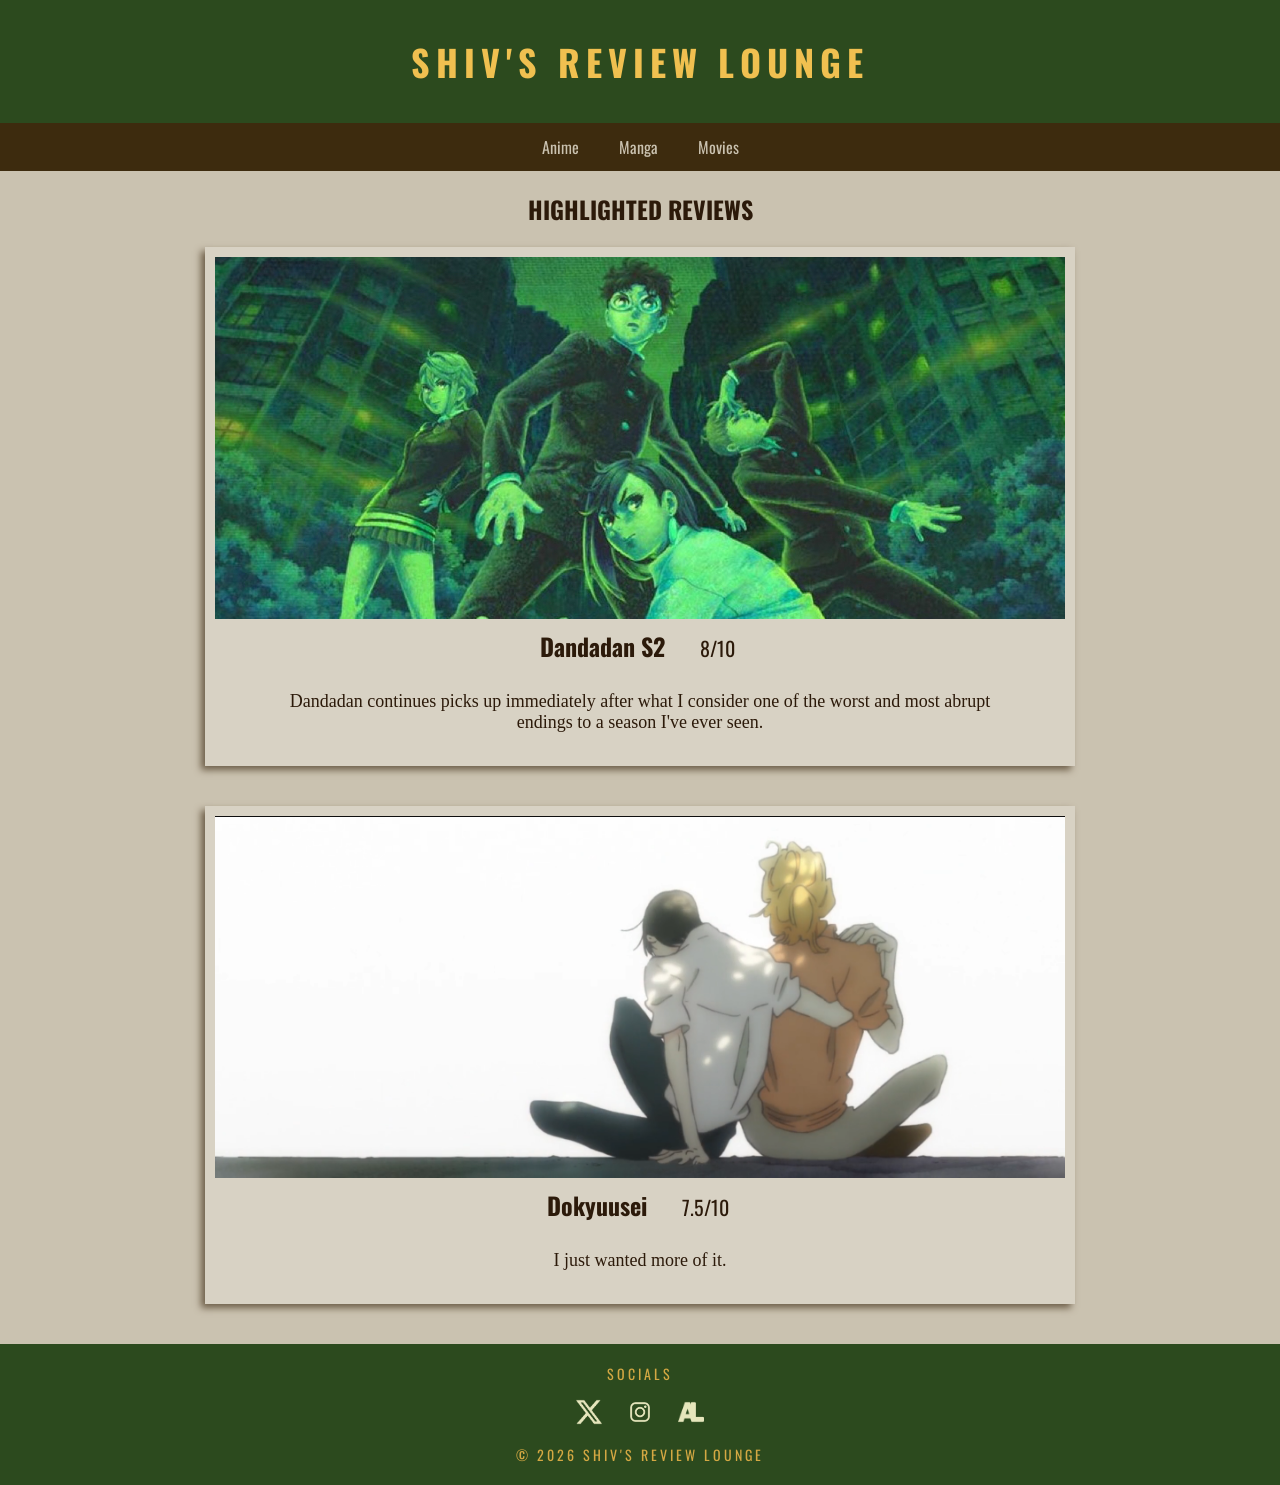
<file: index.html>
<!DOCTYPE html>
<html lang="en">
    
<head>
    <meta charset="UTF-8">
    <meta name="viewport" content="width=device-width, initial-scale=1.0">
    <title>Shiv's Review Lounge</title>
    <link rel="stylesheet" href="css/style_1.css">
    <link href="https://fonts.googleapis.com/css2?family=Roboto&display=swap" rel="stylesheet">
    <link href="https://fonts.googleapis.com/css2?family=Oswald&display=swap" rel="stylesheet">
    <link href="https://fonts.googleapis.com/css2?family=EB+Garamond&display=swap" rel="stylesheet">
    <link href="https://fonts.googleapis.com/css2?family=Merriweather&display=swap" rel="stylesheet">
    <link rel="apple-touch-icon" sizes="180x180" href="images/apple-touch-icon.png">
    <link rel="icon" type="image/png" sizes="32x32" href="images/favicon-32x32.png">
    <link rel="icon" type="image/png" sizes="16x16" href="images/favicon-16x16.png">
    <link rel="manifest" href="images/site.webmanifest">
</head>

<body>

    <header>
        <h1><a href="index.html">SHIV'S REVIEW LOUNGE</a></h1>
    </header>


    <nav>
        <ul>
            <li><a href="reviews/anime/">Anime</a></li>
            <li><a href="reviews/manga/">Manga</a></li>
            <li><a href="reviews/movies/">Movies</a></li>
        </ul>
    </nav>


    <main>
    <h2>HIGHLIGHTED REVIEWS</h2>
    <section>

    <article class="review-card">
    <img src="images/ddd_s2_img.png" alt="Dandadan Season 2 cover">
        <div class="review-info">
            <div class="review-header">
                <h2><a href="reviews/anime/dandadan_S2.html">Dandadan S2</a></h2>
                <span class="score">8/10</span>
            </div> 
        <p>Dandadan continues picks up immediately after what I consider one of the worst and most abrupt endings to a season I've ever seen.</p>
        </div>
    </article>

    <article class="review-card">
    <img src="images/Dokyuusei.png" alt="Dokyusei cover">
        <div class="review-info">
            <div class="review-header">
                 <h2><a href="reviews/movies/Dokyuusei.html">Dokyuusei</a></h2>
                  <span class="score">7.5/10</span>
            </div>
        <p>I just wanted more of it.</p>
        </div>
    </article>
    
    </section>
    </main>

    <footer>
        <p>Socials </p>
            <div class="social-links">
            <ul>
            <li><a href="https://x.com/s___hiv"><img src="images/twitter.webp" alt="X (Twitter)" width="30" height="30"></a></li>
            <li><a href="https://www.instagram.com/_s_hiv_/"><img src="images/ig_logo.webp" alt="Instagram" width="30" height="30"></a></li>
            <li><a href="https://anilist.co/user/sh1v/"><img src="images/anilist_logo_icon.webp" alt="Anilist" width="30" height="30"></a></li>
            </ul>
        <p class="footer-note">&copy; 2026 Shiv's Review Lounge</p>
        </div>
    </footer>


</body>
</html>
</file>
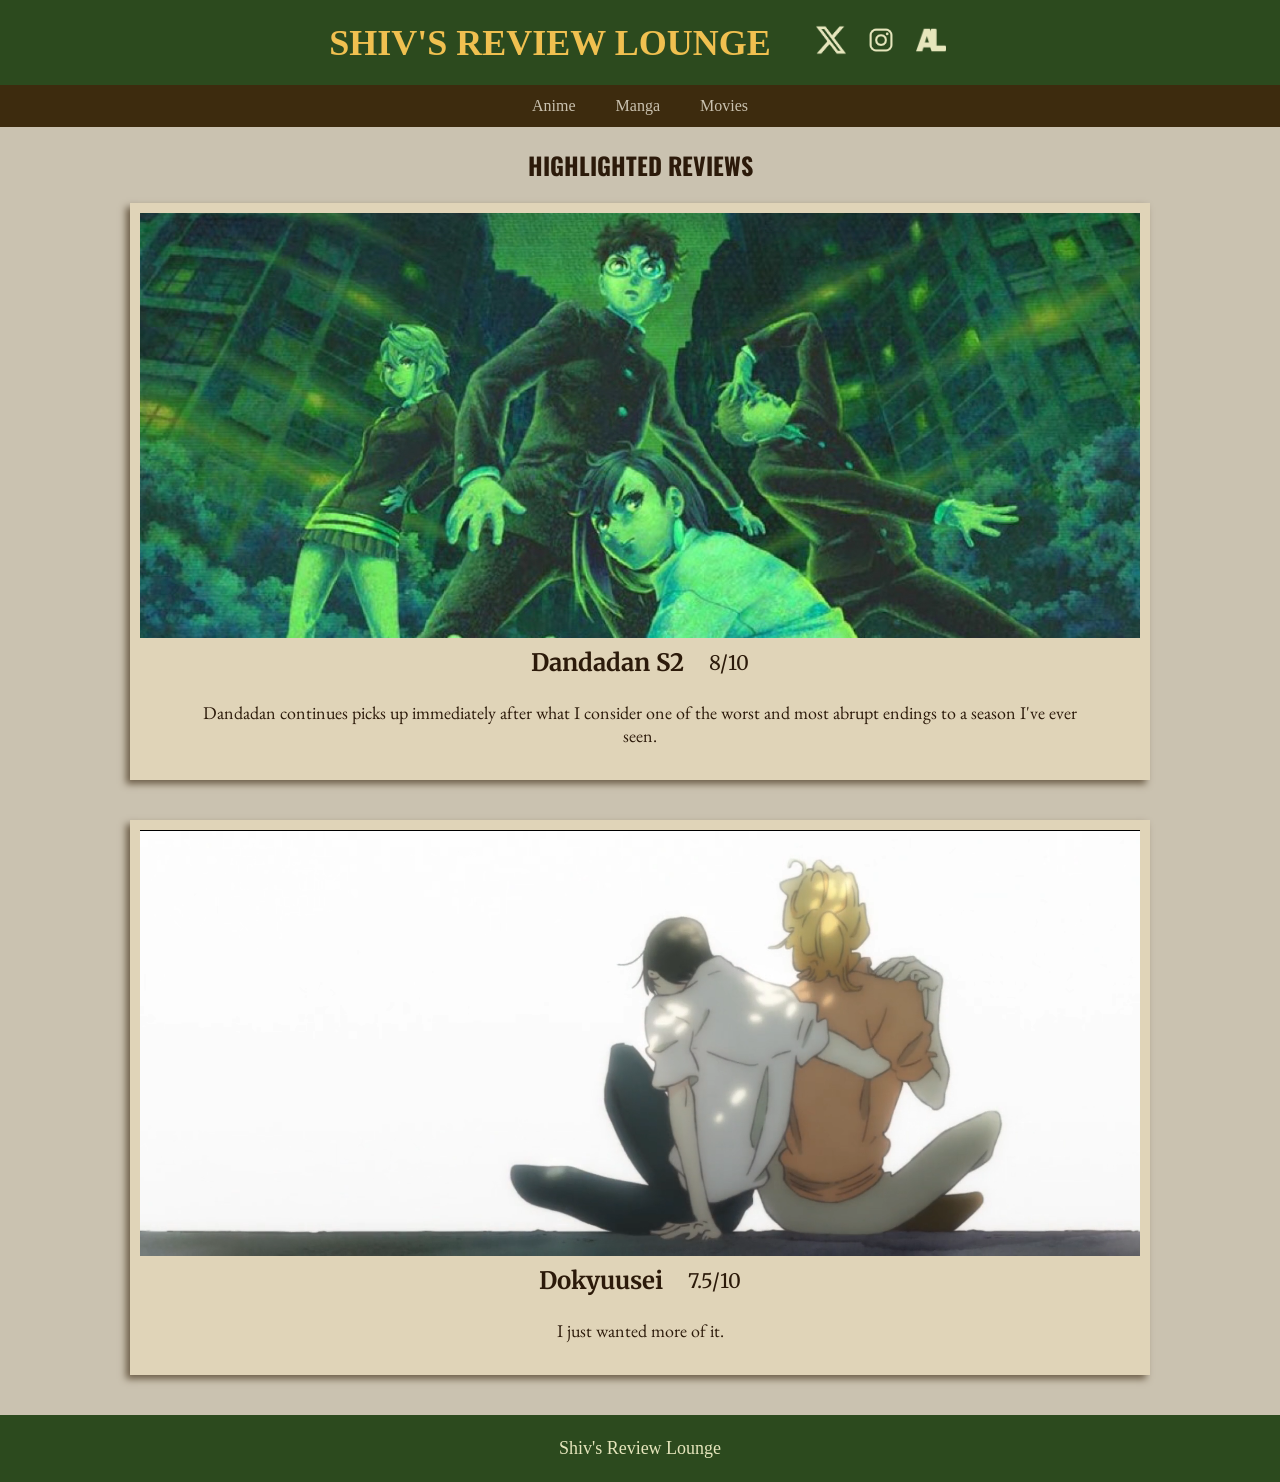
<file: Review Site/index.html>
<!DOCTYPE html>
<html lang="en">
    
<head>
    <meta charset="UTF-8">
    <meta name="viewport" content="width=device-width, initial-scale=1.0">
    <title>Shiv's Review Lounge</title>
    <link rel="stylesheet" href="css/style_1.css">
    <link href="https://fonts.googleapis.com/css2?family=Roboto&display=swap" rel="stylesheet">
    <link href="https://fonts.googleapis.com/css2?family=Oswald&display=swap" rel="stylesheet">
    <link href="https://fonts.googleapis.com/css2?family=EB+Garamond&display=swap" rel="stylesheet">
    <link href="https://fonts.googleapis.com/css2?family=Merriweather&display=swap" rel="stylesheet">
</head>

<body>

    <header>
        <h1>SHIV'S REVIEW LOUNGE</h1>
        <div class="social-links">
            <ul>
            <li><a href="https://x.com/s___hiv"><img src="images/twitter.webp" alt="X (Twitter)" width="30" height="30"></a></li>
            <li><a href="https://www.instagram.com/_s_hiv_/"><img src="images/ig_logo.webp" alt="Instagram" width="30" height="30"></a></li>
            <li><a href="https://anilist.co/user/sh1v/"><img src="images/anilist_logo_icon.webp" alt="Anilist" width="30" height="30"></a></li>
            </ul>
        </div>
    </header>


    <nav>
        <ul>
            <li><a href="reviews/anime/">Anime</a></li>
            <li><a href="reviews/manga/">Manga</a></li>
            <li><a href="reviews/movies/">Movies</a></li>
        </ul>
    </nav>


    <main>
    <h2>HIGHLIGHTED REVIEWS</h2>
    <section>

    <article class="review-card">
    <img src="images/ddd_s2_img.png" alt="Dandadan Season 2 cover">
        <div class="review-info">
            <div class="review-header">
                <h2><a href="reviews/anime/dandadan_S2.html">Dandadan S2</a></h2>
                <span class="score">8/10</span>
            </div> 
        <p>Dandadan continues picks up immediately after what I consider one of the worst and most abrupt endings to a season I've ever seen.</p>
        </div>
    </article>

    <article class="review-card">
    <img src="images/Dokyuusei.png" alt="Dokyusei cover">
        <div class="review-info">
            <div class="review-header">
                 <h2><a href="reviews/movies/Dokyuusei.html">Dokyuusei</a></h2>
                  <span class="score">7.5/10</span>
            </div>
        <p>I just wanted more of it.</p>
        </div>
    </article>
    
    </section>
    </main>

    <footer>
        <p>Shiv's Review Lounge </p>
    </footer>


</body>
</html>
</file>
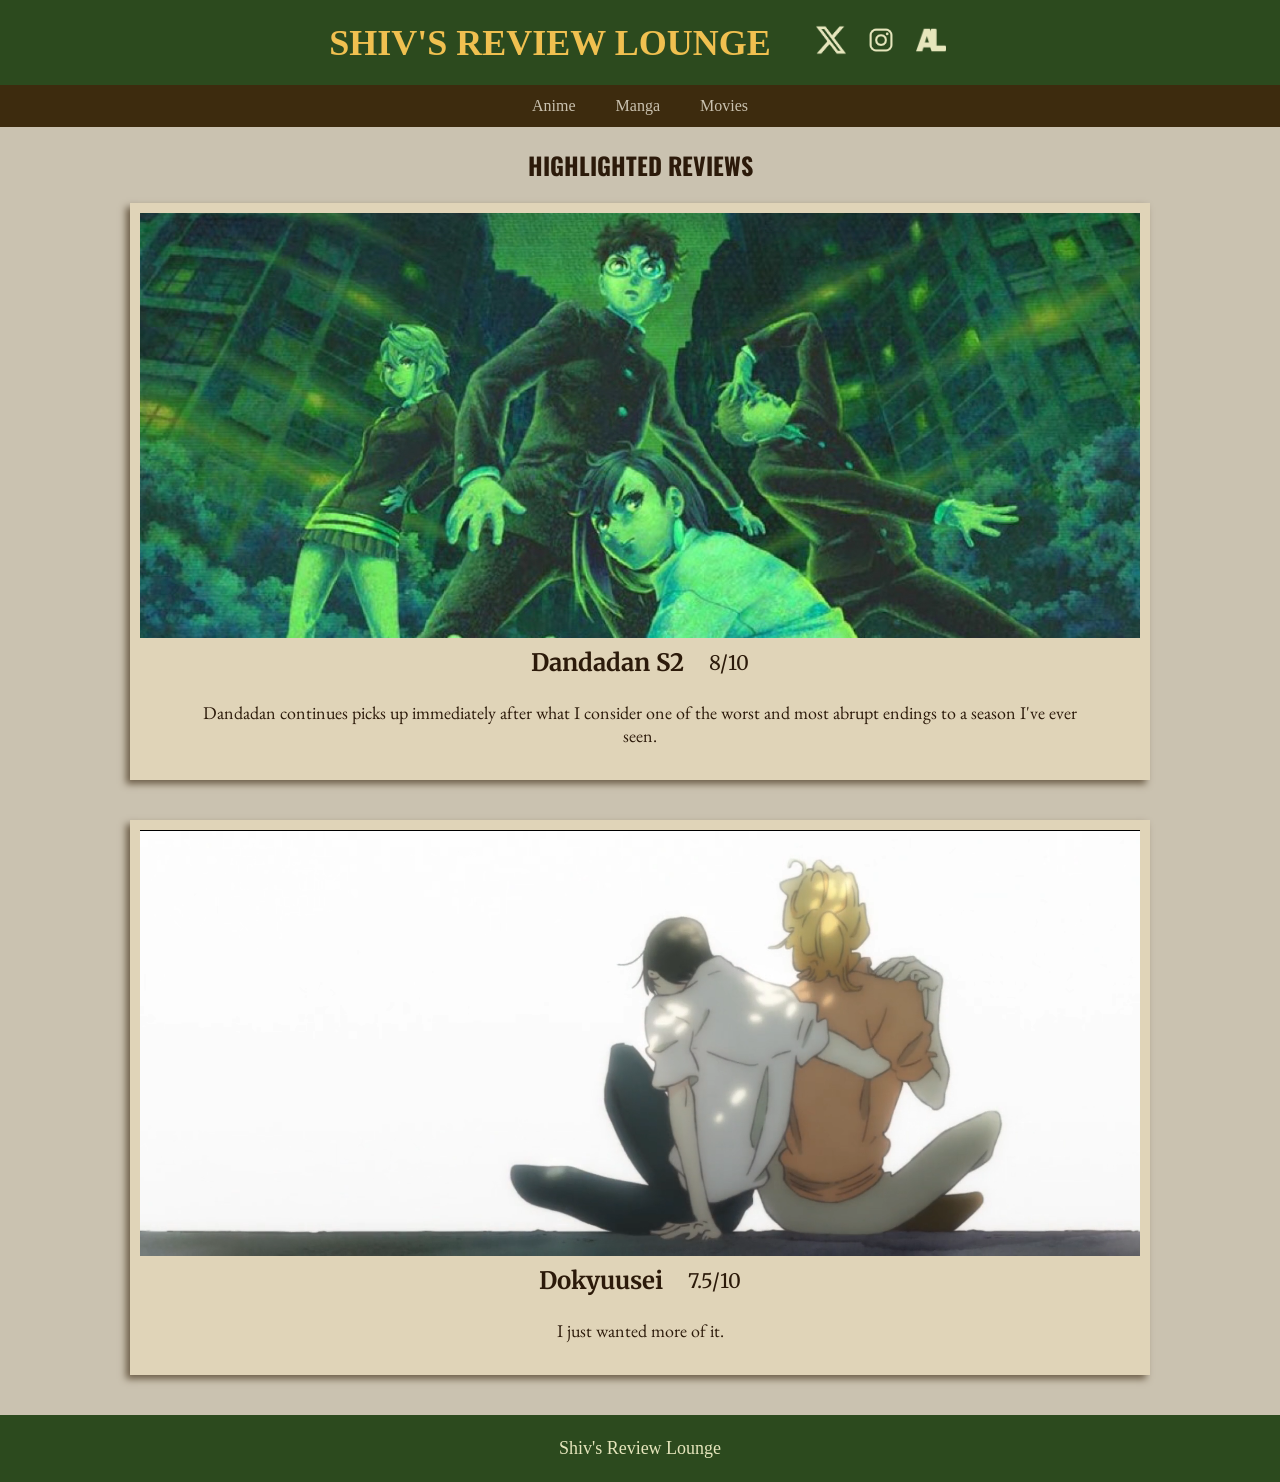
<file: Review Site/Home page/index.html>
<!DOCTYPE html>
<html lang="en">
    
<head>
    <meta charset="UTF-8">
    <meta name="viewport" content="width=device-width, initial-scale=1.0">
    <title>Shiv's Review Lounge</title>
    <link rel="stylesheet" href="../css/style_1.css">
    <link href="https://fonts.googleapis.com/css2?family=Roboto&display=swap" rel="stylesheet">
    <link href="https://fonts.googleapis.com/css2?family=Oswald&display=swap" rel="stylesheet">
    <link href="https://fonts.googleapis.com/css2?family=EB+Garamond&display=swap" rel="stylesheet">
    <link href="https://fonts.googleapis.com/css2?family=Merriweather&display=swap" rel="stylesheet">
</head>

<body>

    <header>
        <h1>SHIV'S REVIEW LOUNGE</h1>
        <div class="social-links">
            <ul>
            <li><a href="https://x.com/s___hiv"><img src="../images/twitter.webp" alt="X (Twitter)" width="30" height="30"></a></li>
            <li><a href="https://www.instagram.com/_s_hiv_/"><img src="../images/ig_logo.webp" alt="Instagram" width="30" height="30"></a></li>
            <li><a href="https://anilist.co/user/sh1v/"><img src="../images/anilist_logo_icon.webp" alt="Anilist" width="30" height="30"></a></li>
            </ul>
        </div>
    </header>


    <nav>
        <ul>
            <li><a href="reviews/anime/">Anime</a></li>
            <li><a href="reviews/manga/">Manga</a></li>
            <li><a href="reviews/movies/">Movies</a></li>
        </ul>
    </nav>


    <main>
    <h2>HIGHLIGHTED REVIEWS</h2>
    <section>

    <article class="review-card">
    <img src="../images/ddd_s2_img.png" alt="Dandadan Season 2 cover">
        <div class="review-info">
            <div class="review-header">
                <h2><a href="../reviews/anime/dandadan_S2.html">Dandadan S2</a></h2>
                <span class="score">8/10</span>
            </div> 
        <p>Dandadan continues picks up immediately after what I consider one of the worst and most abrupt endings to a season I've ever seen.</p>
        </div>
    </article>

    <article class="review-card">
    <img src="../images/Dokyuusei.png" alt="Dokyusei cover">
        <div class="review-info">
            <div class="review-header">
                 <h2><a href="../reviews/movies/Dokyuusei.html">Dokyuusei</a></h2>
                  <span class="score">7.5/10</span>
            </div>
        <p>I just wanted more of it.</p>
        </div>
    </article>
    
    </section>
    </main>

    <footer>
        <p>Shiv's Review Lounge </p>
    </footer>


</body>
</html>
</file>
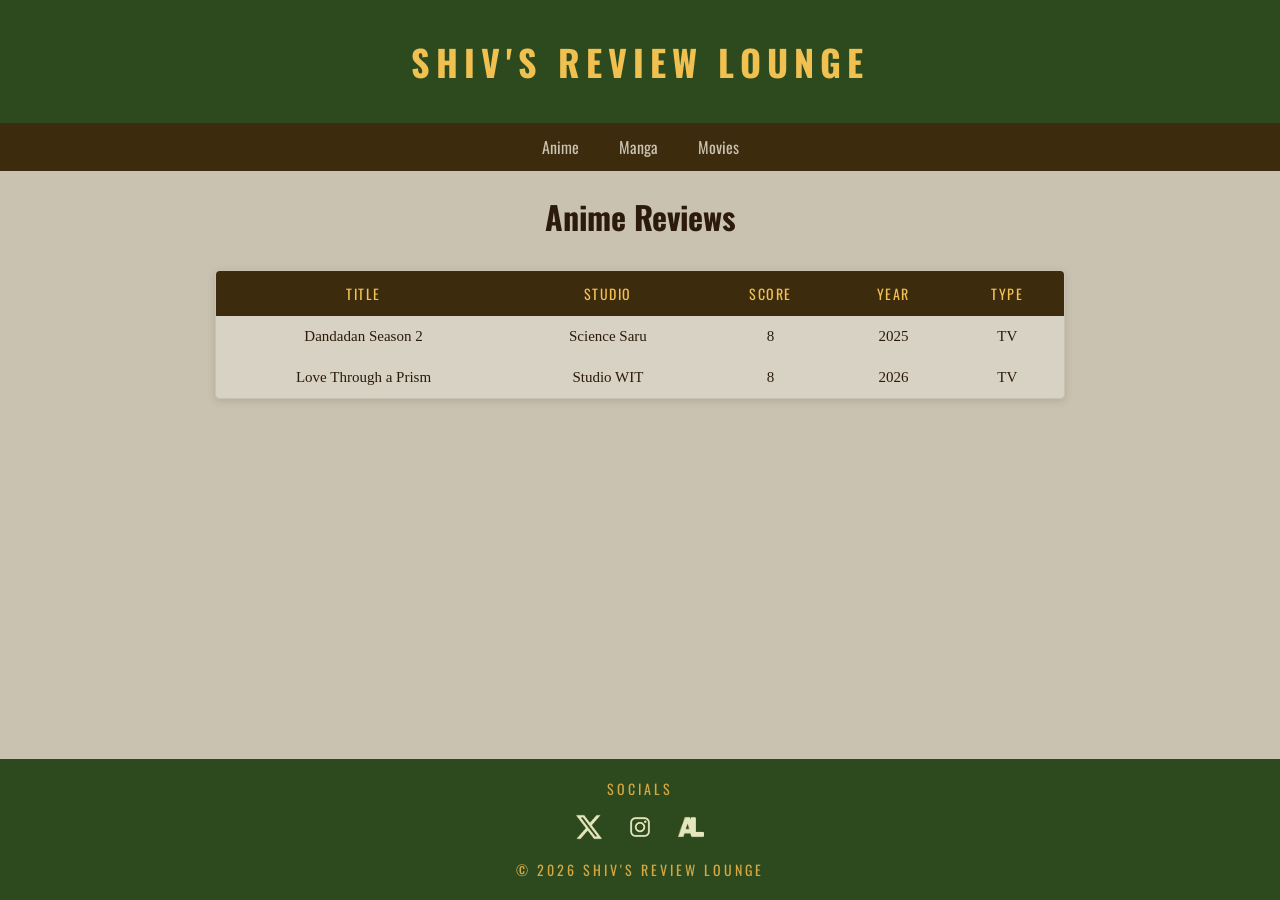
<file: reviews/anime/index.html>
<!DOCTYPE html>
<html lang="en">

<head>
    <meta charset="UTF-8">
    <meta name="viewport" content="width=device-width, initial-scale=1.0">
    <title>Anime Reviews - Shiv's Review Corner</title>
    <link rel="stylesheet" href="../../css/style_1.css">
    <link href="https://fonts.googleapis.com/css2?family=Roboto&display=swap" rel="stylesheet">
    <link href="https://fonts.googleapis.com/css2?family=Oswald&display=swap" rel="stylesheet">
    <link href="https://fonts.googleapis.com/css2?family=EB+Garamond&display=swap" rel="stylesheet">
    <link href="https://fonts.googleapis.com/css2?family=Merriweather&display=swap" rel="stylesheet">
    <link rel="apple-touch-icon" sizes="180x180" href="../../images/apple-touch-icon.png">
    <link rel="icon" type="image/png" sizes="32x32" href="../../images/favicon-32x32.png">
    <link rel="icon" type="image/png" sizes="16x16" href="../../images/favicon-16x16.png">
    <link rel="manifest" href="images/site.webmanifest">
</head>     

<body>
     <header>
        <h1><a href="../../index.html">SHIV'S REVIEW LOUNGE</a></h1>
    </header>


    <nav>
        <ul>
            <li><a href="../../reviews/anime/">Anime</a></li>
            <li><a href="../../reviews/manga/">Manga</a></li>
            <li><a href="../../reviews/movies/">Movies</a></li>
        </ul>
    </nav>

    <main class="index-page">

        <h1> Anime Reviews</h1>

        <table>
            <thead>
            <tr>
                <th>Title</th>
                <th class="hide-mobile">Studio</th>
                <th>Score</th>
                <th>Year</th>
                <th class="hide-mobile">Type</th>
            </tr>
            </thead>
            <tbody>
            <tr>
                <td><a href="dandadan_S2.html">Dandadan Season 2</a></td>
                <td class="hide-mobile">Science Saru</td>
                <td>8</td>
                <td>2025</td>
                <td class="hide-mobile">TV</td>
            </tr>
           <tr>
                <td><a href="love-through-a-prism.html">Love Through a Prism</a></td>
                <td class="hide-mobile">Studio WIT</td>
                <td>8</td>
                <td>2026</td>
                <td class="hide-mobile">TV</td>
            </tr>

            </tbody>
        </table>
    </main>

    <footer>
        <p>Socials </p>
            <div class="social-links">
            <ul>
            <li><a href="https://x.com/s___hiv"><img src="../../images/twitter.webp" alt="X (Twitter)" width="30" height="30"></a></li>
            <li><a href="https://www.instagram.com/_s_hiv_/"><img src="../../images/ig_logo.webp" alt="Instagram" width="30" height="30"></a></li>
            <li><a href="https://anilist.co/user/sh1v/"><img src="../../images/anilist_logo_icon.webp" alt="Anilist" width="30" height="30"></a></li>
            </ul>
        <p class="footer-note">&copy; 2026 Shiv's Review Lounge</p>
        </div>
    </footer>



    <script>
    document.querySelectorAll("table tbody tr").forEach(function (row) {
    var link = row.querySelector("td a");
    if (!link) return;

    row.style.cursor = "pointer";

    row.addEventListener("click", function () {
      window.location.href = link.href;
    });
    });
    </script>
</body>
</file>
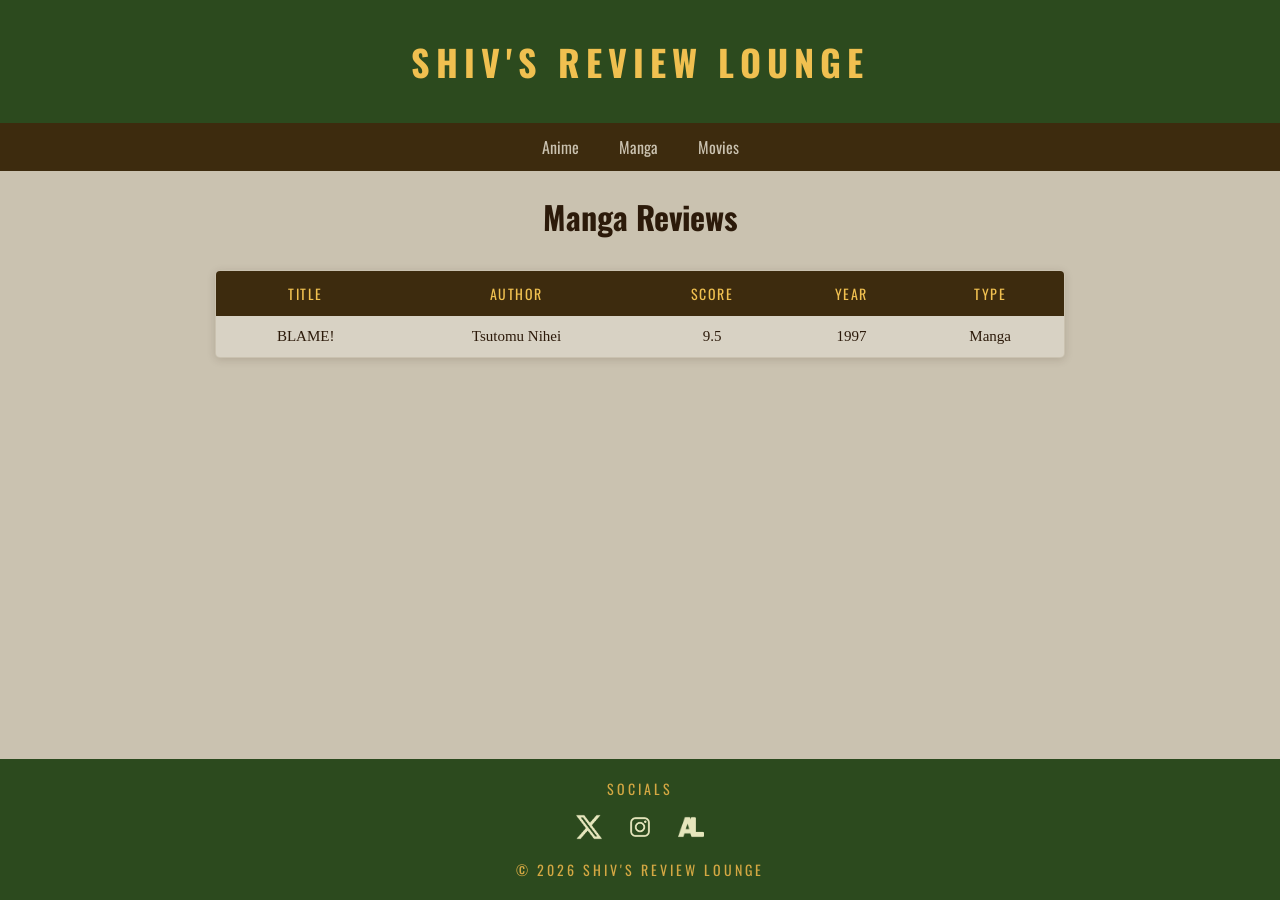
<file: reviews/manga/index.html>
<!DOCTYPE html>
<html lang="en">

<head>
    <meta charset="UTF-8">
    <meta name="viewport" content="width=device-width, initial-scale=1.0">
    <title>Manga Reviews - Shiv's Review Corner</title>
    <link rel="stylesheet" href="../../css/style_1.css">
    <link href="https://fonts.googleapis.com/css2?family=Roboto&display=swap" rel="stylesheet">
    <link href="https://fonts.googleapis.com/css2?family=Oswald&display=swap" rel="stylesheet">
    <link href="https://fonts.googleapis.com/css2?family=EB+Garamond&display=swap" rel="stylesheet">
    <link href="https://fonts.googleapis.com/css2?family=Merriweather&display=swap" rel="stylesheet">
    <link rel="apple-touch-icon" sizes="180x180" href="../../images/apple-touch-icon.png">
    <link rel="icon" type="image/png" sizes="32x32" href="../../images/favicon-32x32.png">
    <link rel="icon" type="image/png" sizes="16x16" href="../../images/favicon-16x16.png">
    <link rel="manifest" href="images/site.webmanifest">

</head>

<body>
     <header>
        <h1><a href="../../index.html">SHIV'S REVIEW LOUNGE</a></h1>
    </header>

    <nav>
        <ul>
            <li><a href="../../reviews/anime/">Anime</a></li>
            <li><a href="../../reviews/manga/">Manga</a></li>
            <li><a href="../../reviews/movies/">Movies</a></li>
        </ul>
    </nav>

    <main class="index-page">
        <h1>Manga Reviews</h1>
        <table>
            <thead>
                <tr>
                    <th>Title</th>
                    <th>Author</th>
                    <th>Score</th>
                    <th class="hide-mobile">Year</th>
                    <th class="hide-mobile">Type</th>
                </tr>
            </thead>
            <tbody>
                <tr>
                    <td><a href="blame!.html">BLAME!</a></td>
                    <td>Tsutomu Nihei</td>
                    <td>9.5</td>
                    <td class="hide-mobile">1997</td>
                    <td class="hide-mobile">Manga</td>
                </tr>
           
            </tbody>
        </table>
    </main>


    <footer>
        <p>Socials </p>
            <div class="social-links">
            <ul>
            <li><a href="https://x.com/s___hiv"><img src="../../images/twitter.webp" alt="X (Twitter)" width="30" height="30"></a></li>
            <li><a href="https://www.instagram.com/_s_hiv_/"><img src="../../images/ig_logo.webp" alt="Instagram" width="30" height="30"></a></li>
            <li><a href="https://anilist.co/user/sh1v/"><img src="../../images/anilist_logo_icon.webp" alt="Anilist" width="30" height="30"></a></li>
            </ul>
        <p class="footer-note">&copy; 2026 Shiv's Review Lounge</p>
        </div>
    </footer>



    <script>
    document.querySelectorAll("table tbody tr").forEach(function (row) {
    var link = row.querySelector("td a");

    if (!link) return;
    row.style.cursor = "pointer";

        row.addEventListener("click", function () {
         window.location.href = link.href;
        });
    });
    </script>
</body>
</file>
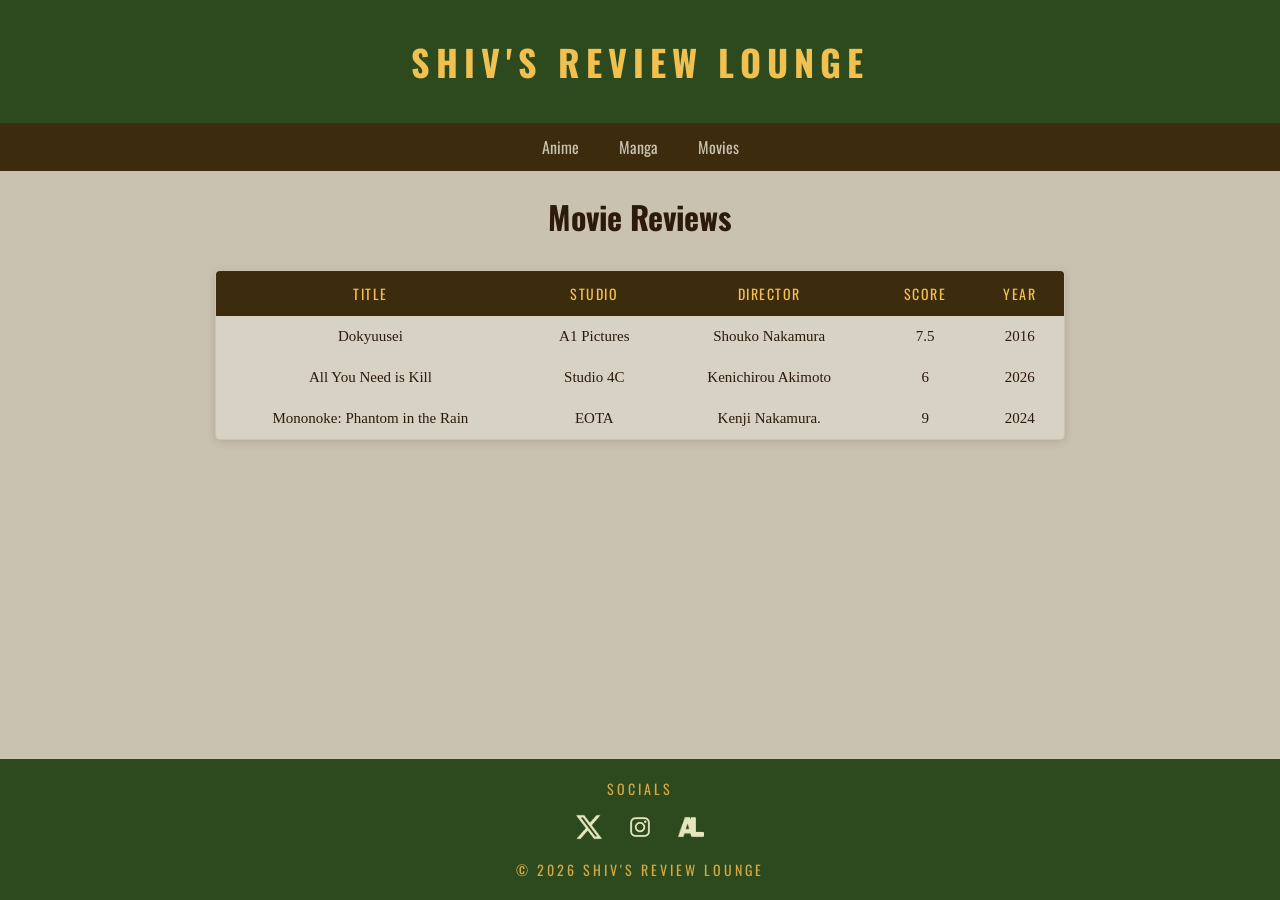
<file: reviews/movies/index.html>
<!DOCTYPE html>
<html lang="en">

<head>
    <meta charset="UTF-8">
    <meta name="viewport" content="width=device-width, initial-scale=1.0">
    <title>Movie Reviews - Shiv's Review Corner</title>
    <link rel="stylesheet" href="../../css/style_1.css">
    <link href="https://fonts.googleapis.com/css2?family=Roboto&display=swap" rel="stylesheet">
    <link href="https://fonts.googleapis.com/css2?family=Oswald&display=swap" rel="stylesheet">
    <link href="https://fonts.googleapis.com/css2?family=EB+Garamond&display=swap" rel="stylesheet">
    <link href="https://fonts.googleapis.com/css2?family=Merriweather&display=swap" rel="stylesheet">
    <link rel="apple-touch-icon" sizes="180x180" href="../../images/apple-touch-icon.png">
    <link rel="icon" type="image/png" sizes="32x32" href="../../images/favicon-32x32.png">
    <link rel="icon" type="image/png" sizes="16x16" href="../../images/favicon-16x16.png">
    <link rel="manifest" href="images/site.webmanifest">

</head>

<body>
     <header>
        <h1><a href="../../index.html">SHIV'S REVIEW LOUNGE</a></h1>
    </header>

    <nav>
        <ul>
            <li><a href="../../reviews/anime/">Anime</a></li>
            <li><a href="../../reviews/manga/">Manga</a></li>
            <li><a href="../../reviews/movies/">Movies</a></li>
        </ul>
    </nav>

    <main class="index-page">
        <h1>Movie Reviews</h1>
        <table>
            <thead>
                <tr>
                    <th>Title</th>
                    <th class="hide-mobile">Studio</th>
                    <th class="hide-mobile">Director</th>
                    <th>Score</th>
                    <th>Year</th>
                </tr>
            </thead>
            <tbody>
                <tr>
                    <td><a href="Dokyuusei.html">Dokyuusei</a></td>
                    <td class="hide-mobile">A1 Pictures</td>
                    <td class="hide-mobile">Shouko Nakamura</td>
                    <td>7.5</td>
                    <td>2016</td>
                </tr>
                <tr>
                    <td><a href="all-you-need-is-kill.html">All You Need is Kill</a></td>
                    <td class="hide-mobile">Studio 4C</td>
                    <td class="hide-mobile">Kenichirou Akimoto</td>
                    <td>6</td>
                    <td>2026</td>
                </tr>
                <tr>
                    <td><a href="mononoke-phantom-in-the-rain.html">Mononoke: Phantom in the Rain</a></td>
                    <td class="hide-mobile">EOTA</td>
                    <td class="hide-mobile">Kenji Nakamura.</td>
                    <td>9</td>
                    <td>2024</td>
                </tr>
           
            </tbody>
        </table>
    </main>

    <footer>
        <p>Socials </p>
            <div class="social-links">
            <ul>
            <li><a href="https://x.com/s___hiv"><img src="../../images/twitter.webp" alt="X (Twitter)" width="30" height="30"></a></li>
            <li><a href="https://www.instagram.com/_s_hiv_/"><img src="../../images/ig_logo.webp" alt="Instagram" width="30" height="30"></a></li>
            <li><a href="https://anilist.co/user/sh1v/"><img src="../../images/anilist_logo_icon.webp" alt="Anilist" width="30" height="30"></a></li>
            </ul>
        <p class="footer-note">&copy; 2026 Shiv's Review Lounge</p>
        </div>
    </footer>



    <script>
  document.querySelectorAll("table tbody tr").forEach(function (row) {
    var link = row.querySelector("td a");
    if (!link) return;

    row.style.cursor = "pointer";

    row.addEventListener("click", function () {
      window.location.href = link.href;
    });
  });
</script>

</body>
</file>
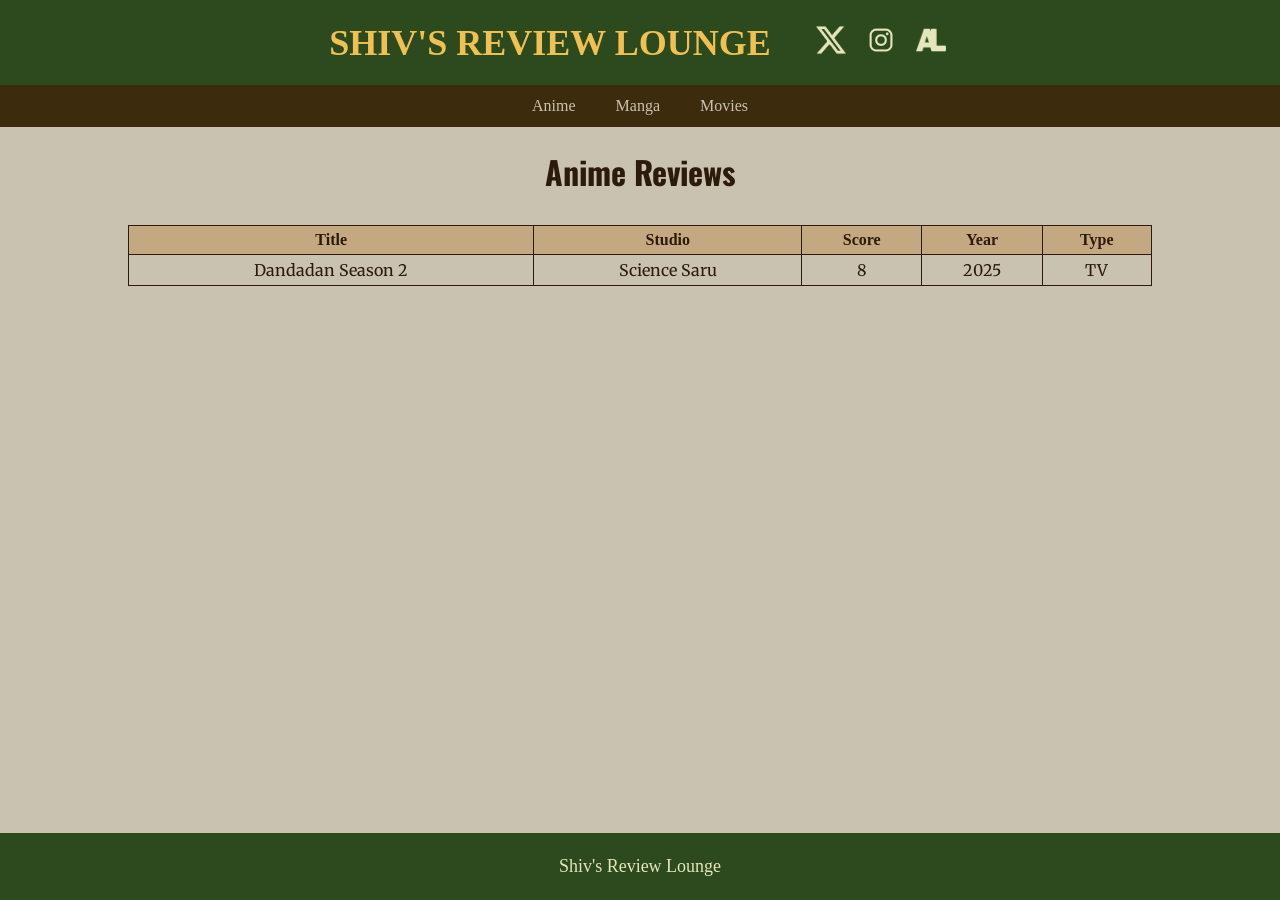
<file: Review Site/reviews/anime/index.html>
<!DOCTYPE html>
<html lang="en">

<head>
    <meta charset="UTF-8">
    <meta name="viewport" content="width=device-width, initial-scale=1.0">
    <title>Anime Reviews - Shiv's Review Corner</title>
    <link rel="stylesheet" href="../../css/style_1.css">
    <link href="https://fonts.googleapis.com/css2?family=Roboto&display=swap" rel="stylesheet">
    <link href="https://fonts.googleapis.com/css2?family=Oswald&display=swap" rel="stylesheet">
    <link href="https://fonts.googleapis.com/css2?family=EB+Garamond&display=swap" rel="stylesheet">
    <link href="https://fonts.googleapis.com/css2?family=Merriweather&display=swap" rel="stylesheet">

</head>

<body>
     <header>
        <h1>SHIV'S REVIEW LOUNGE</h1>
       <div class="social-links">
            <ul>
            <li><a href="https://x.com/s___hiv"><img src="../../images/twitter.webp" alt="X (Twitter)" width="30" height="30"></a></li>
            <li><a href="https://www.instagram.com/_s_hiv_/"><img src="../../images/ig_logo.webp" alt="Instagram" width="30" height="30"></a></li>
            <li><a href="https://anilist.co/user/sh1v/"><img src="../../images/anilist_logo_icon.webp" alt="Anilist" width="30" height="30"></a></li>
            </ul>
        </div>
    </header>

    <nav>
        <ul>
            <li><a href="../../reviews/anime/">Anime</a></li>
            <li><a href="../../reviews/manga/">Manga</a></li>
            <li><a href="../../reviews/movies/">Movies</a></li>
        </ul>
    </nav>

    <main class="index-page">

        <h1> Anime Reviews</h1>

        <table>
            <thead>
            <tr>
                <th>Title</th>
                <th>Studio</th>
                <th>Score</th>
                <th>Year</th>
                <th>Type</th>
            </tr>
            </thead>
            <tbody>
            <tr>
                <td><a href="dandadan_S2.html">Dandadan Season 2</a></td>
                <td>Science Saru</td>
                <td>8</td>
                <td>2025</td>
                <td>TV</td>
            </tr>
           

            </tbody>
        </table>
    </main>

    <footer>
        <p>Shiv's Review Lounge</p>
    </footer>

</body>
</file>
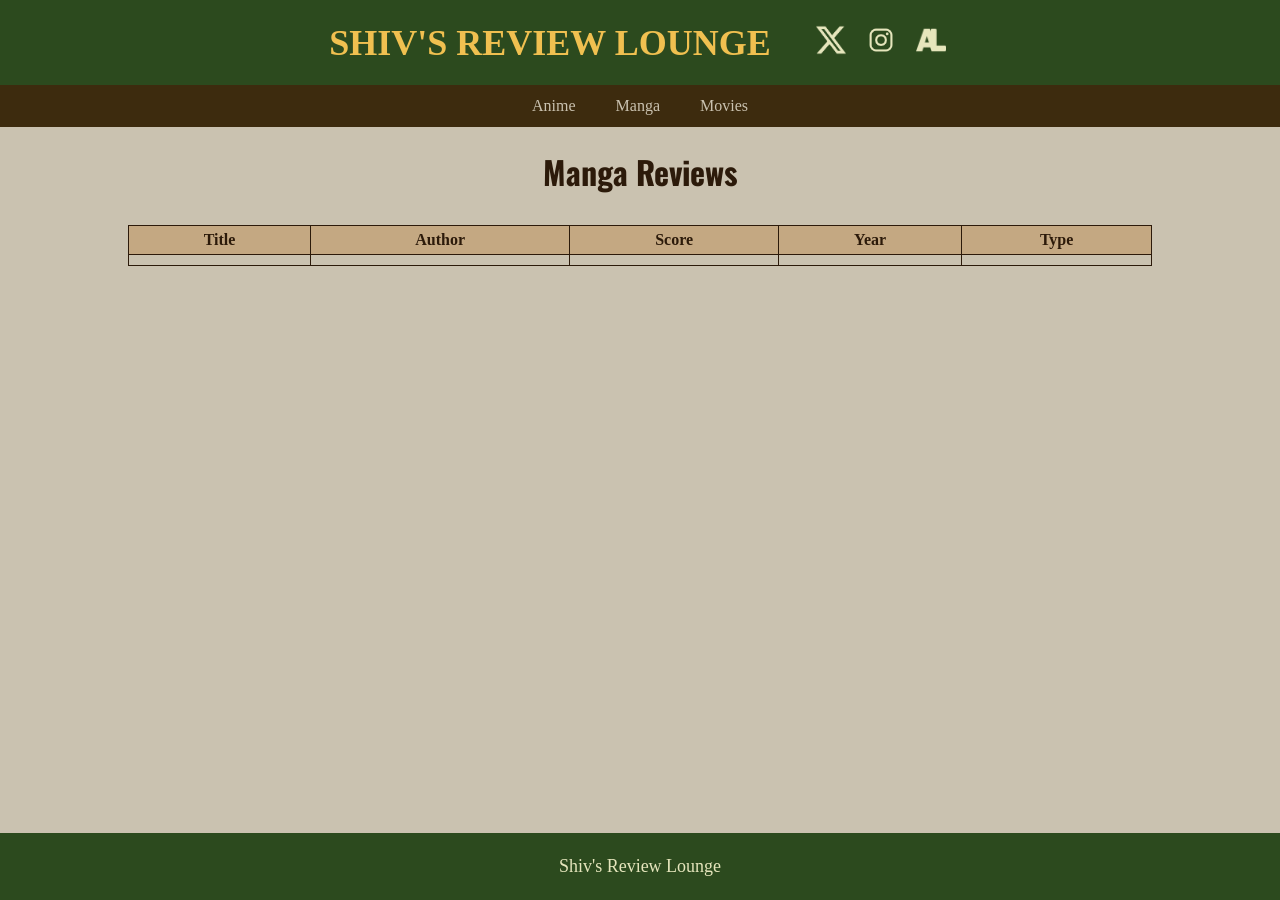
<file: Review Site/reviews/manga/index.html>
<!DOCTYPE html>
<html lang="en">

<head>
    <meta charset="UTF-8">
    <meta name="viewport" content="width=device-width, initial-scale=1.0">
    <title>Manga Reviews - Shiv's Review Corner</title>
    <link rel="stylesheet" href="../../css/style_1.css">
    <link href="https://fonts.googleapis.com/css2?family=Roboto&display=swap" rel="stylesheet">
    <link href="https://fonts.googleapis.com/css2?family=Oswald&display=swap" rel="stylesheet">
    <link href="https://fonts.googleapis.com/css2?family=EB+Garamond&display=swap" rel="stylesheet">
    <link href="https://fonts.googleapis.com/css2?family=Merriweather&display=swap" rel="stylesheet">

</head>

<body>
     <header>
        <h1>SHIV'S REVIEW LOUNGE</h1>
       <div class="social-links">
            <ul>
            <li><a href="https://x.com/s___hiv"><img src="../../images/twitter.webp" alt="X (Twitter)" width="30" height="30"></a></li>
            <li><a href="https://www.instagram.com/_s_hiv_/"><img src="../../images/ig_logo.webp" alt="Instagram" width="30" height="30"></a></li>
            <li><a href="https://anilist.co/user/sh1v/"><img src="../../images/anilist_logo_icon.webp" alt="Anilist" width="30" height="30"></a></li>
            </ul>
        </div>
    </header>

    <nav>
        <ul>
            <li><a href="../../reviews/anime/">Anime</a></li>
            <li><a href="../../reviews/manga/">Manga</a></li>
            <li><a href="../../reviews/movies/">Movies</a></li>
        </ul>
    </nav>

    <main class="index-page">
        <h1>Manga Reviews</h1>
        <table>
            <thead>
                <tr>
                    <th>Title</th>
                    <th>Author</th>
                    <th>Score</th>
                    <th>Year</th>
                    <th>Type</th>
                </tr>
            </thead>
            <tbody>
                <tr>
                    <td></td>
                    <td></td>
                    <td></td>
                    <td></td>
                    <td></td>
                </tr>
           
            </tbody>
        </table>
    </main>


    <footer>
        <p>Shiv's Review Lounge</p>
    </footer>

</body>
</file>
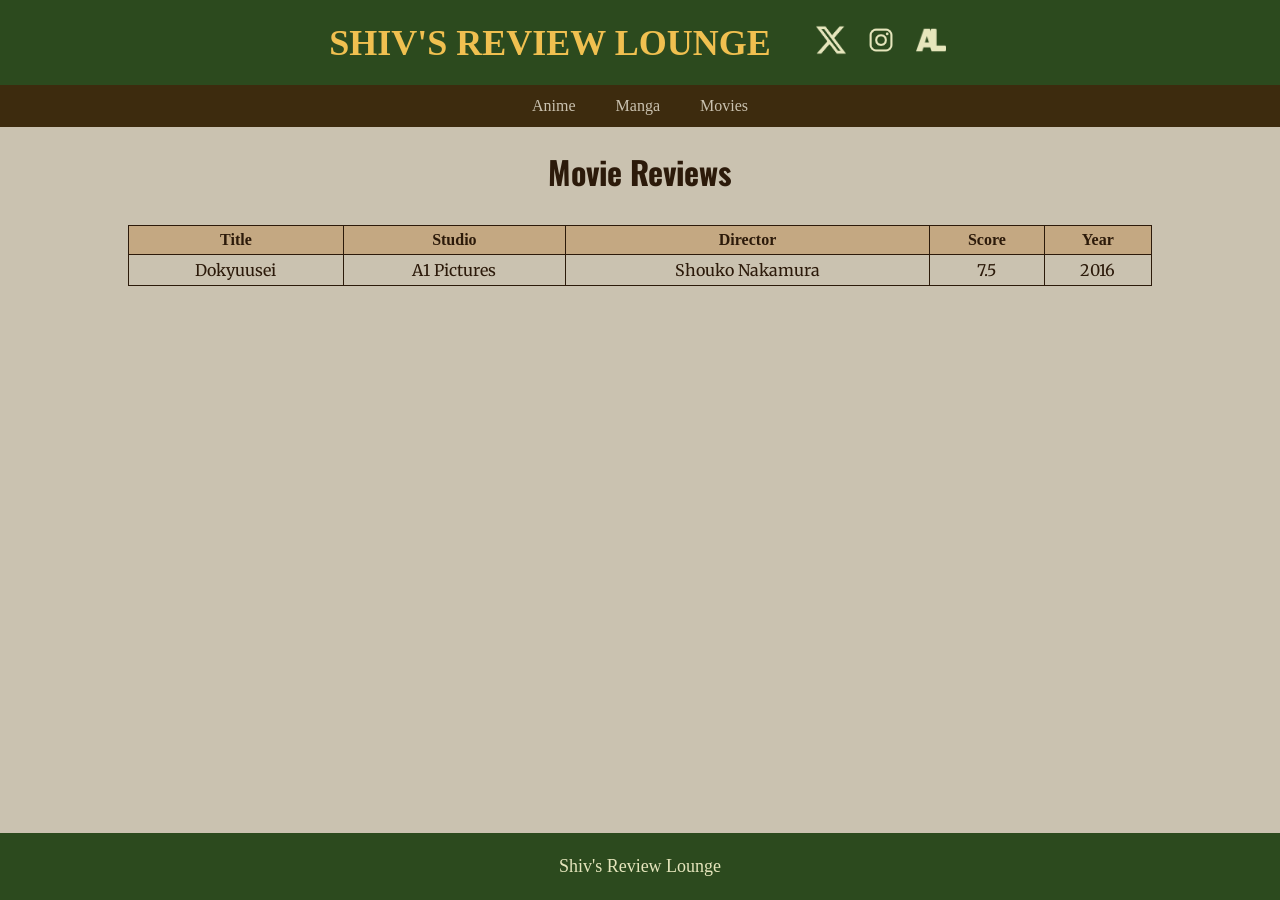
<file: Review Site/reviews/movies/index.html>
<!DOCTYPE html>
<html lang="en">

<head>
    <meta charset="UTF-8">
    <meta name="viewport" content="width=device-width, initial-scale=1.0">
    <title>Movie Reviews - Shiv's Review Corner</title>
    <link rel="stylesheet" href="../../css/style_1.css">
    <link href="https://fonts.googleapis.com/css2?family=Roboto&display=swap" rel="stylesheet">
    <link href="https://fonts.googleapis.com/css2?family=Oswald&display=swap" rel="stylesheet">
    <link href="https://fonts.googleapis.com/css2?family=EB+Garamond&display=swap" rel="stylesheet">
    <link href="https://fonts.googleapis.com/css2?family=Merriweather&display=swap" rel="stylesheet">

</head>

<body>
     <header>
        <h1>SHIV'S REVIEW LOUNGE</h1>
       <div class="social-links">
            <ul>
            <li><a href="https://x.com/s___hiv"><img src="../../images/twitter.webp" alt="X (Twitter)" width="30" height="30"></a></li>
            <li><a href="https://www.instagram.com/_s_hiv_/"><img src="../../images/ig_logo.webp" alt="Instagram" width="30" height="30"></a></li>
            <li><a href="https://anilist.co/user/sh1v/"><img src="../../images/anilist_logo_icon.webp" alt="Anilist" width="30" height="30"></a></li>
            </ul>
        </div>
    </header>

    <nav>
        <ul>
            <li><a href="../../reviews/anime/">Anime</a></li>
            <li><a href="../../reviews/manga/">Manga</a></li>
            <li><a href="../../reviews/movies/">Movies</a></li>
        </ul>
    </nav>

    <main class="index-page">
        <h1>Movie Reviews</h1>
        <table>
            <thead>
                <tr>
                    <th>Title</th>
                    <th>Studio</th>
                    <th>Director</th>
                    <th>Score</th>
                    <th>Year</th>
                </tr>
            </thead>
            <tbody>
                <tr>
                    <td><a href="Dokyuusei.html">Dokyuusei</a></td>
                    <td>A1 Pictures</td>
                    <td>Shouko Nakamura</td>
                    <td>7.5</td>
                    <td>2016</td>
                </tr>
           
            </tbody>
        </table>
    </main>

    <footer>
        <p>Shiv's Review Lounge</p>
    </footer>

</body>
</file>
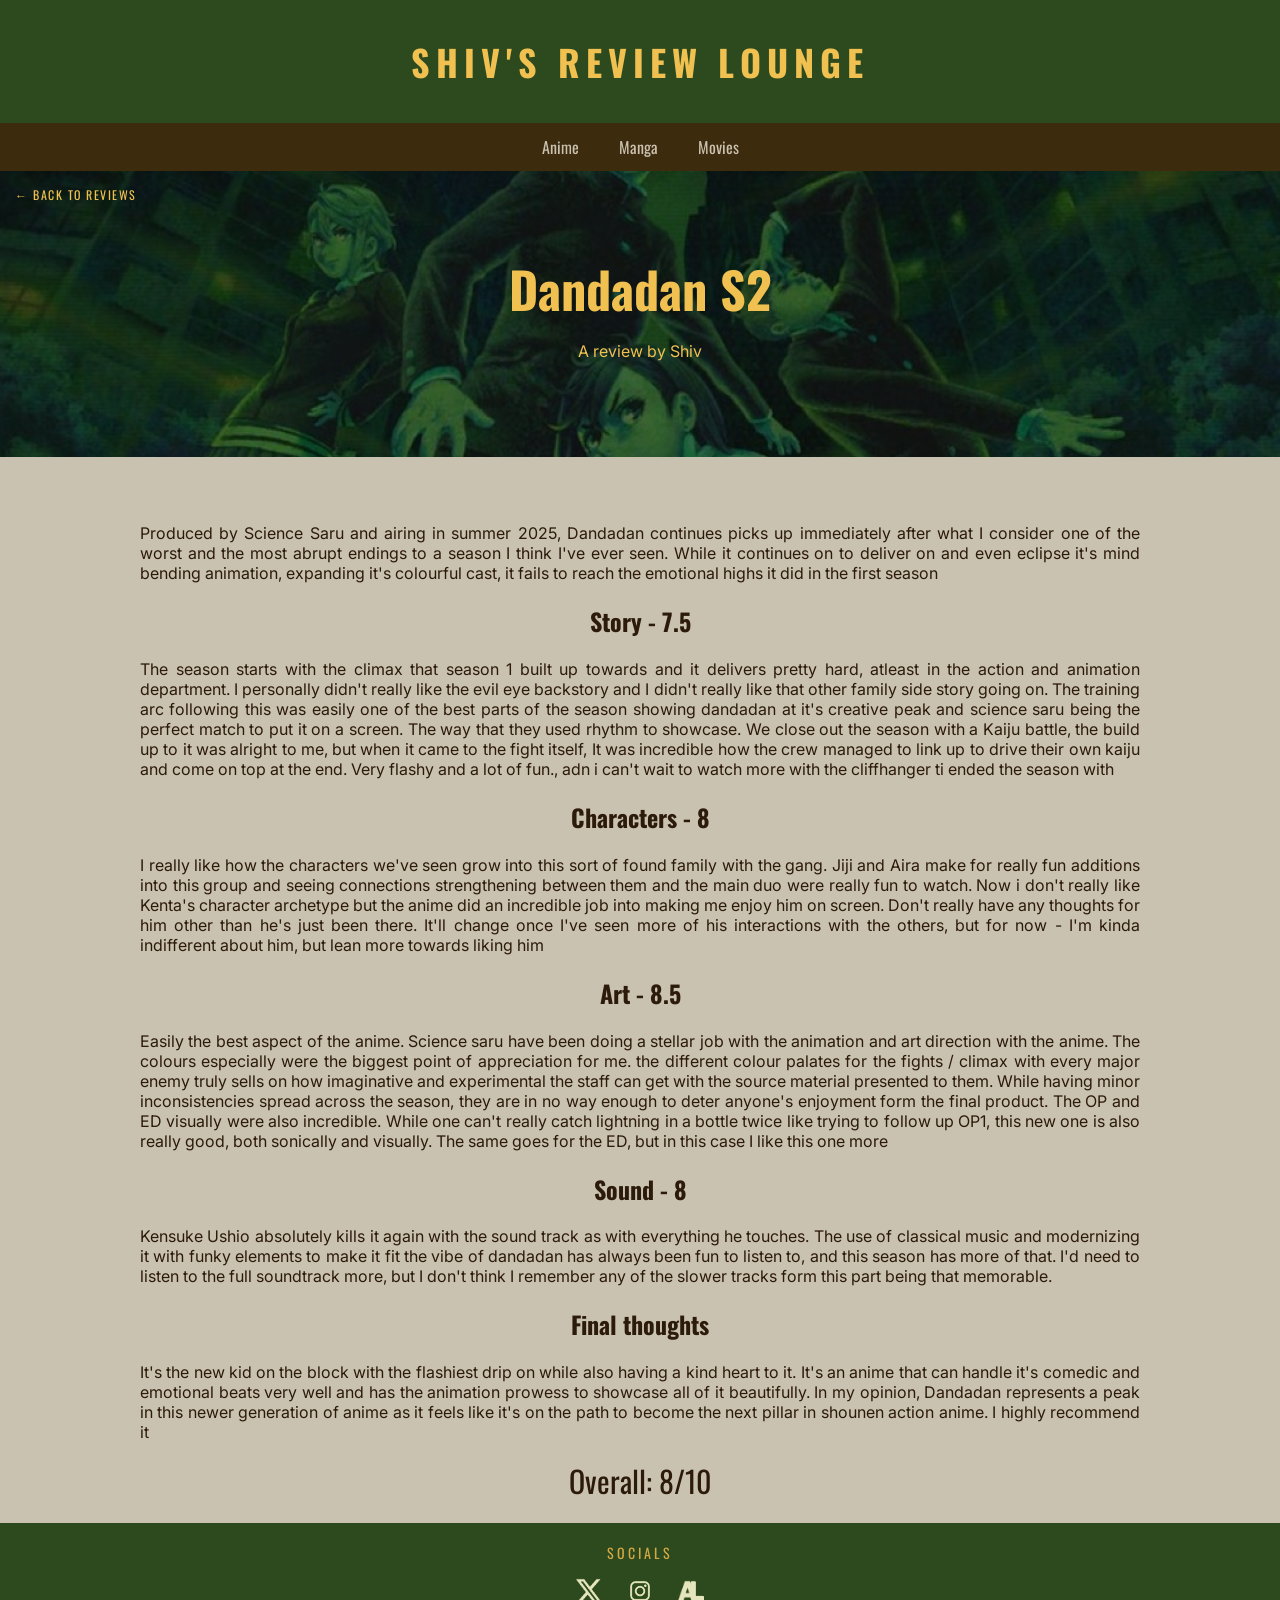
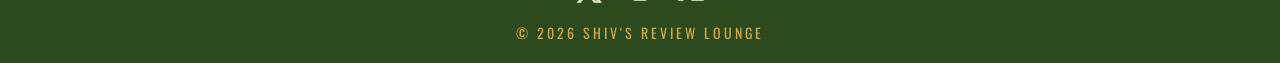
<file: reviews/anime/dandadan_S2.html>
<!DOCTYPE html>
<html lang="en">

<head>
    <meta charset="UTF-8">
    <meta name="viewport" content="width=device-width, initial-scale=1.0">
    <title>Dandadan S2 - Shiv's Review Lounge</title>
    <link rel="stylesheet" href="../../css/style_1.css">
    <link href="https://fonts.googleapis.com/css2?family=Roboto&display=swap" rel="stylesheet">
    <link href="https://fonts.googleapis.com/css2?family=Inter&display=swap" rel="stylesheet">
    <link href="https://fonts.googleapis.com/css2?family=Oswald&display=swap" rel="stylesheet">
    <link href="https://fonts.googleapis.com/css2?family=EB+Garamond&display=swap" rel="stylesheet">
    <link href="https://fonts.googleapis.com/css2?family=Merriweather&display=swap" rel="stylesheet">
    <link rel="apple-touch-icon" sizes="180x180" href="../../images/apple-touch-icon.png">
    <link rel="icon" type="image/png" sizes="32x32" href="../../images/favicon-32x32.png">
    <link rel="icon" type="image/png" sizes="16x16" href="../../images/favicon-16x16.png">
    <link rel="manifest" href="images/site.webmanifest">
</head>

<body>
     <header>
        <h1><a href="../../index.html">SHIV'S REVIEW LOUNGE</a></h1>
    </header>
    
    <nav>
        <ul>
            <li><a href="../../reviews/anime/">Anime</a></li>
            <li><a href="../../reviews/manga/">Manga</a></li>
            <li><a href="../../reviews/movies/">Movies</a></li>
        </ul>
    </nav>
    
    <div class="review-hero" style="background-image: url('../../images/ddd_s2_img.png');">
        <a class="back-button" href="index.html">&larr; Back to reviews</a>
        <div class="review-hero-overlay">
            <h1>Dandadan S2</h1>
            <p>A review by Shiv</p>
        </div>
    </div>

    <main class="review-page">

    <p>Produced by Science Saru and airing in summer 2025, Dandadan continues picks up immediately after what I consider one of the worst and the most abrupt endings to a season I think I've ever seen. While it continues on to deliver on and even eclipse it's mind bending animation, expanding it's colourful cast, it fails to reach the emotional highs it did in the first season</p>
    <h2>Story - 7.5</h2>
    <p>The season starts with the climax that season 1 built up towards and it delivers pretty hard, atleast in the action and animation department. I personally didn't really like the evil eye backstory and I didn't really like that other family side story going on. The training arc following this was easily one of the best parts of the season showing dandadan at it's creative peak and science saru being the perfect match to put it on a screen. The way that they used rhythm to showcase. We close out the season with a Kaiju battle, the build up to it was alright to me, but when it came to the fight itself, It was incredible how the crew managed to link up to drive their own kaiju and come on top at the end. Very flashy and a lot of fun., adn i can't wait to watch more with the cliffhanger ti ended the season with </p>
    <h2>Characters - 8</h2>
    <p>I really like how the characters we've seen grow into this sort of found family with the gang. Jiji and Aira make for really fun additions into this group and seeing connections strengthening between them and the main duo were really fun to watch. Now i don't really like Kenta's character archetype but the anime did an incredible job into making me enjoy him on screen. Don't really have any thoughts for him other than he's just been there. It'll change once I've seen more of his interactions with the others, but for now - I'm kinda indifferent about him, but lean more towards liking him</p>
    <h2>Art - 8.5</h2>
    <p>Easily the best aspect of the anime. Science saru have been doing a stellar job with the animation and art direction with the anime. The colours especially were the biggest point of appreciation for me. the different colour palates for the fights / climax with every major enemy truly sells on how imaginative and experimental the staff can get with the source material presented to them. While having minor inconsistencies spread across the season, they are in no way enough to deter anyone's enjoyment form the final product. The OP and ED visually were also incredible. While one can't really catch lightning in a bottle twice like trying to follow up OP1, this new one is also really good, both sonically and visually. The same goes for the ED, but in this case I like this one more</p>
    <h2>Sound - 8</h2>
    <p>Kensuke Ushio absolutely kills it again with the sound track as with everything he touches. The use of classical music and modernizing it with funky elements to make it fit the vibe of dandadan has always been fun to listen to, and this season has more of that. I'd need to listen to the full soundtrack more, but I don't think I remember any of the slower tracks form this part being that memorable. </p>
    <h2>Final thoughts</h2>
    <p>It's the new kid on the block with the flashiest drip on while also having a kind heart to it. It's an anime that can handle it's comedic and emotional beats very well and has the animation prowess to showcase all of it beautifully. In my opinion, Dandadan represents a peak in this newer generation of anime as it feels like it's on the path to become the next pillar in shounen action anime. I highly recommend it </p>
    <p class="overall-score">Overall: 8/10</p>
    

    </main>

    <footer>
        <p>Socials </p>
            <div class="social-links">
            <ul>
            <li><a href="https://x.com/s___hiv"><img src="../../images/twitter.webp" alt="X (Twitter)" width="30" height="30"></a></li>
            <li><a href="https://www.instagram.com/_s_hiv_/"><img src="../../images/ig_logo.webp" alt="Instagram" width="30" height="30"></a></li>
            <li><a href="https://anilist.co/user/sh1v/"><img src="../../images/anilist_logo_icon.webp" alt="Anilist" width="30" height="30"></a></li>
            </ul>
        <p class="footer-note">&copy; 2026 Shiv's Review Lounge</p>
        </div>
    </footer>

</body>
</file>
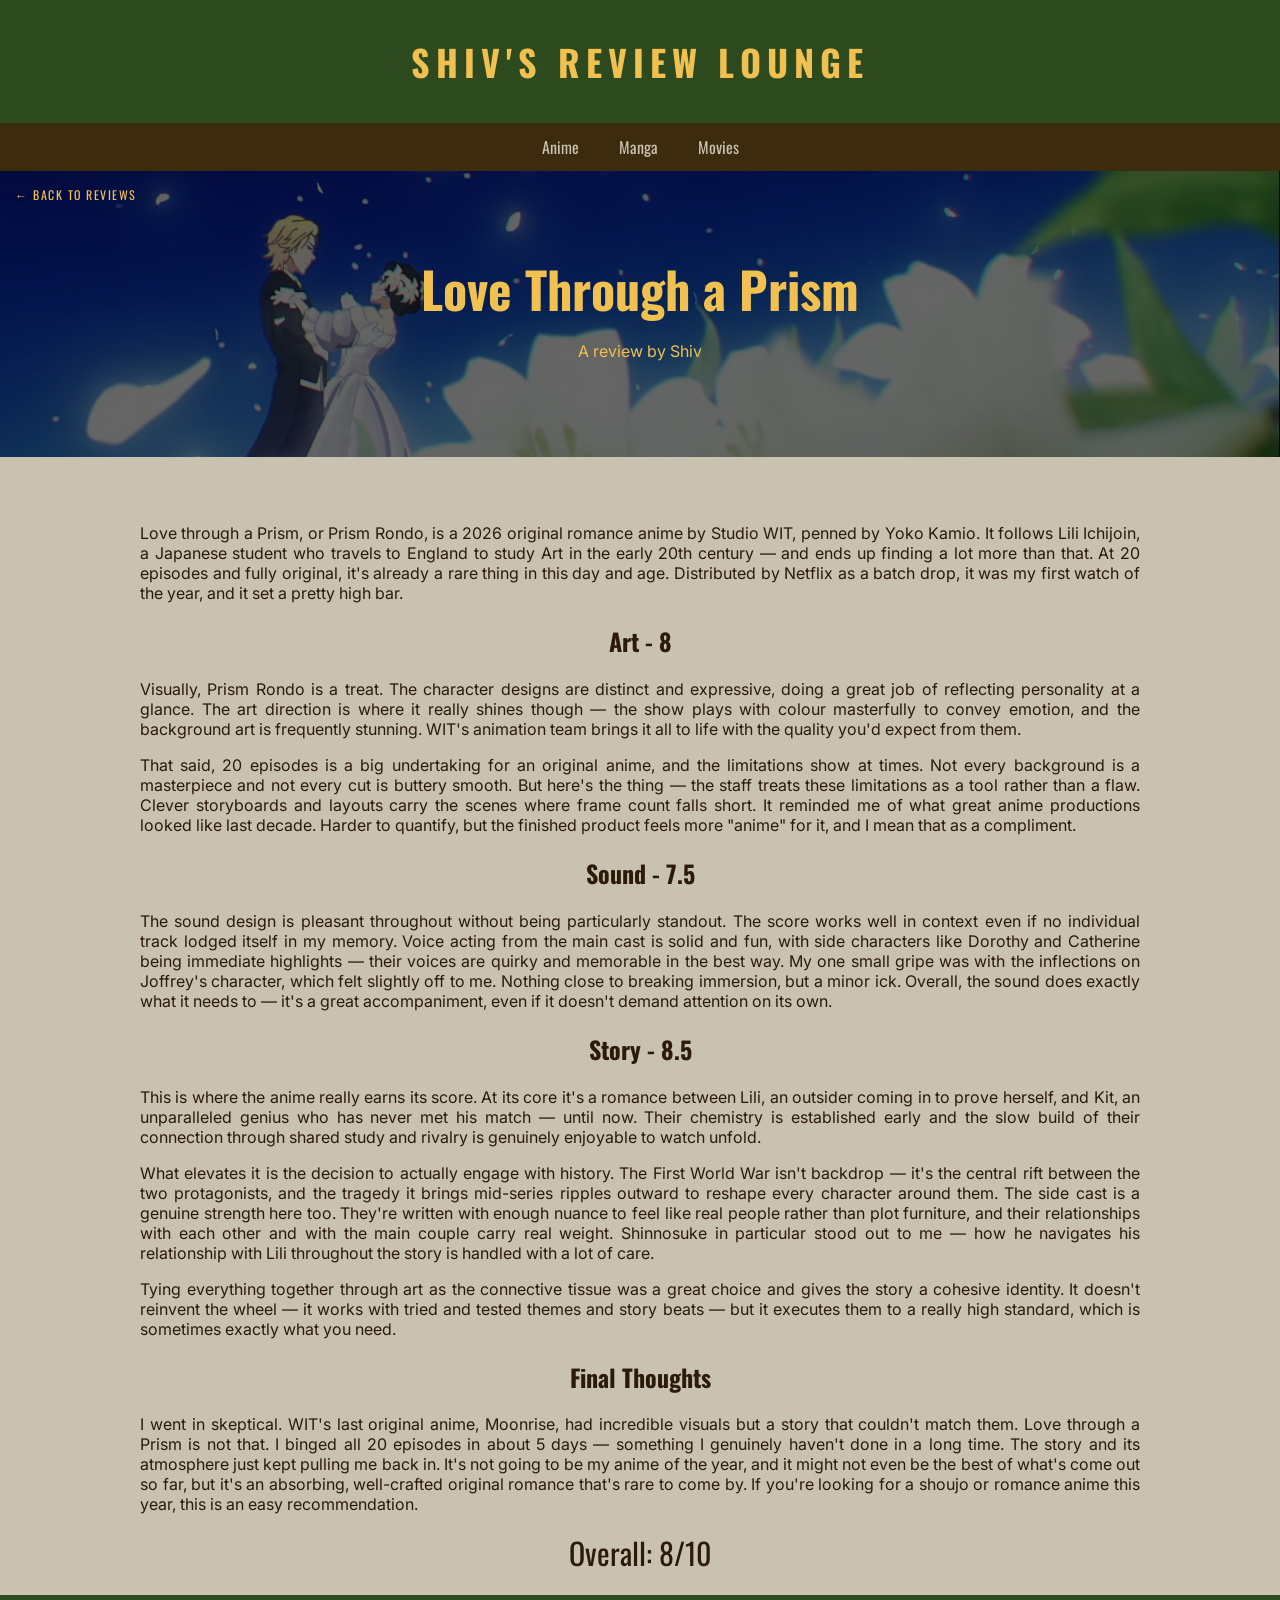
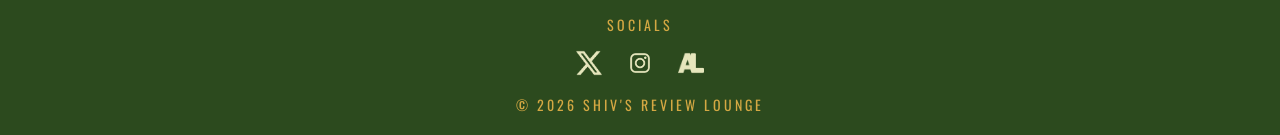
<file: reviews/anime/love-through-a-prism.html>
<!DOCTYPE html>
<html lang="en">

<head>
    <meta charset="UTF-8">
    <meta name="viewport" content="width=device-width, initial-scale=1.0">
    <title>Love through a Prism - Shiv's Review Lounge</title>
    <link rel="stylesheet" href="../../css/style_1.css">
    <link href="https://fonts.googleapis.com/css2?family=Roboto&display=swap" rel="stylesheet">
    <link href="https://fonts.googleapis.com/css2?family=Inter&display=swap" rel="stylesheet">
    <link href="https://fonts.googleapis.com/css2?family=Oswald&display=swap" rel="stylesheet">
    <link href="https://fonts.googleapis.com/css2?family=EB+Garamond&display=swap" rel="stylesheet">
    <link href="https://fonts.googleapis.com/css2?family=Merriweather&display=swap" rel="stylesheet">
    <link rel="apple-touch-icon" sizes="180x180" href="../../images/apple-touch-icon.png">
    <link rel="icon" type="image/png" sizes="32x32" href="../../images/favicon-32x32.png">
    <link rel="icon" type="image/png" sizes="16x16" href="../../images/favicon-16x16.png">
    <link rel="manifest" href="images/site.webmanifest">
</head>

<body>
     <header>
        <h1><a href="../../index.html">SHIV'S REVIEW LOUNGE</a></h1>
    </header>
    
    <nav>
        <ul>
            <li><a href="../../reviews/anime/index.html">Anime</a></li>
            <li><a href="../../reviews/manga/">Manga</a></li>
            <li><a href="../../reviews/movies/">Movies</a></li>
        </ul>
    </nav>

    <div class="review-hero" style="background-image: url('../../images/love-through-a-prism.png');">
        <a class="back-button" href="index.html">&larr; Back to reviews</a>
        <div class="review-hero-overlay">
            <h1>Love Through a Prism</h1>
            <p>A review by Shiv</p>
        </div>
    </div>

    <main class="review-page">

        <p>Love through a Prism, or Prism Rondo, is a 2026 original romance anime by Studio WIT, penned by Yoko Kamio. It follows Lili Ichijoin, a Japanese student who travels to England to study Art in the early 20th century — and ends up finding a lot more than that. At 20 episodes and fully original, it's already a rare thing in this day and age. Distributed by Netflix as a batch drop, it was my first watch of the year, and it set a pretty high bar.</p>

        <h2>Art - 8</h2>
        <p>Visually, Prism Rondo is a treat. The character designs are distinct and expressive, doing a great job of reflecting personality at a glance. The art direction is where it really shines though — the show plays with colour masterfully to convey emotion, and the background art is frequently stunning. WIT's animation team brings it all to life with the quality you'd expect from them.</p>
        <p>That said, 20 episodes is a big undertaking for an original anime, and the limitations show at times. Not every background is a masterpiece and not every cut is buttery smooth. But here's the thing — the staff treats these limitations as a tool rather than a flaw. Clever storyboards and layouts carry the scenes where frame count falls short. It reminded me of what great anime productions looked like last decade. Harder to quantify, but the finished product feels more "anime" for it, and I mean that as a compliment.</p>

        <h2>Sound - 7.5</h2>
        <p>The sound design is pleasant throughout without being particularly standout. The score works well in context even if no individual track lodged itself in my memory. Voice acting from the main cast is solid and fun, with side characters like Dorothy and Catherine being immediate highlights — their voices are quirky and memorable in the best way. My one small gripe was with the inflections on Joffrey's character, which felt slightly off to me. Nothing close to breaking immersion, but a minor ick. Overall, the sound does exactly what it needs to — it's a great accompaniment, even if it doesn't demand attention on its own.</p>

        <h2>Story - 8.5</h2>
        <p>This is where the anime really earns its score. At its core it's a romance between Lili, an outsider coming in to prove herself, and Kit, an unparalleled genius who has never met his match — until now. Their chemistry is established early and the slow build of their connection through shared study and rivalry is genuinely enjoyable to watch unfold.</p>
        <p>What elevates it is the decision to actually engage with history. The First World War isn't backdrop — it's the central rift between the two protagonists, and the tragedy it brings mid-series ripples outward to reshape every character around them. The side cast is a genuine strength here too. They're written with enough nuance to feel like real people rather than plot furniture, and their relationships with each other and with the main couple carry real weight. Shinnosuke in particular stood out to me — how he navigates his relationship with Lili throughout the story is handled with a lot of care.</p>
        <p>Tying everything together through art as the connective tissue was a great choice and gives the story a cohesive identity. It doesn't reinvent the wheel — it works with tried and tested themes and story beats — but it executes them to a really high standard, which is sometimes exactly what you need.</p>

        <h2>Final Thoughts</h2>
        <p>I went in skeptical. WIT's last original anime, Moonrise, had incredible visuals but a story that couldn't match them. Love through a Prism is not that. I binged all 20 episodes in about 5 days — something I genuinely haven't done in a long time. The story and its atmosphere just kept pulling me back in. It's not going to be my anime of the year, and it might not even be the best of what's come out so far, but it's an absorbing, well-crafted original romance that's rare to come by. If you're looking for a shoujo or romance anime this year, this is an easy recommendation.</p>
        <p class="overall-score">Overall: 8/10</p>

    </main>

    <footer>
        <p>Socials </p>
            <div class="social-links">
            <ul>
            <li><a href="https://x.com/s___hiv"><img src="../../images/twitter.webp" alt="X (Twitter)" width="30" height="30"></a></li>
            <li><a href="https://www.instagram.com/_s_hiv_/"><img src="../../images/ig_logo.webp" alt="Instagram" width="30" height="30"></a></li>
            <li><a href="https://anilist.co/user/sh1v/"><img src="../../images/anilist_logo_icon.webp" alt="Anilist" width="30" height="30"></a></li>
            </ul>
        <p class="footer-note">&copy; 2026 Shiv's Review Lounge</p>
        </div>
    </footer>
</body>
</file>
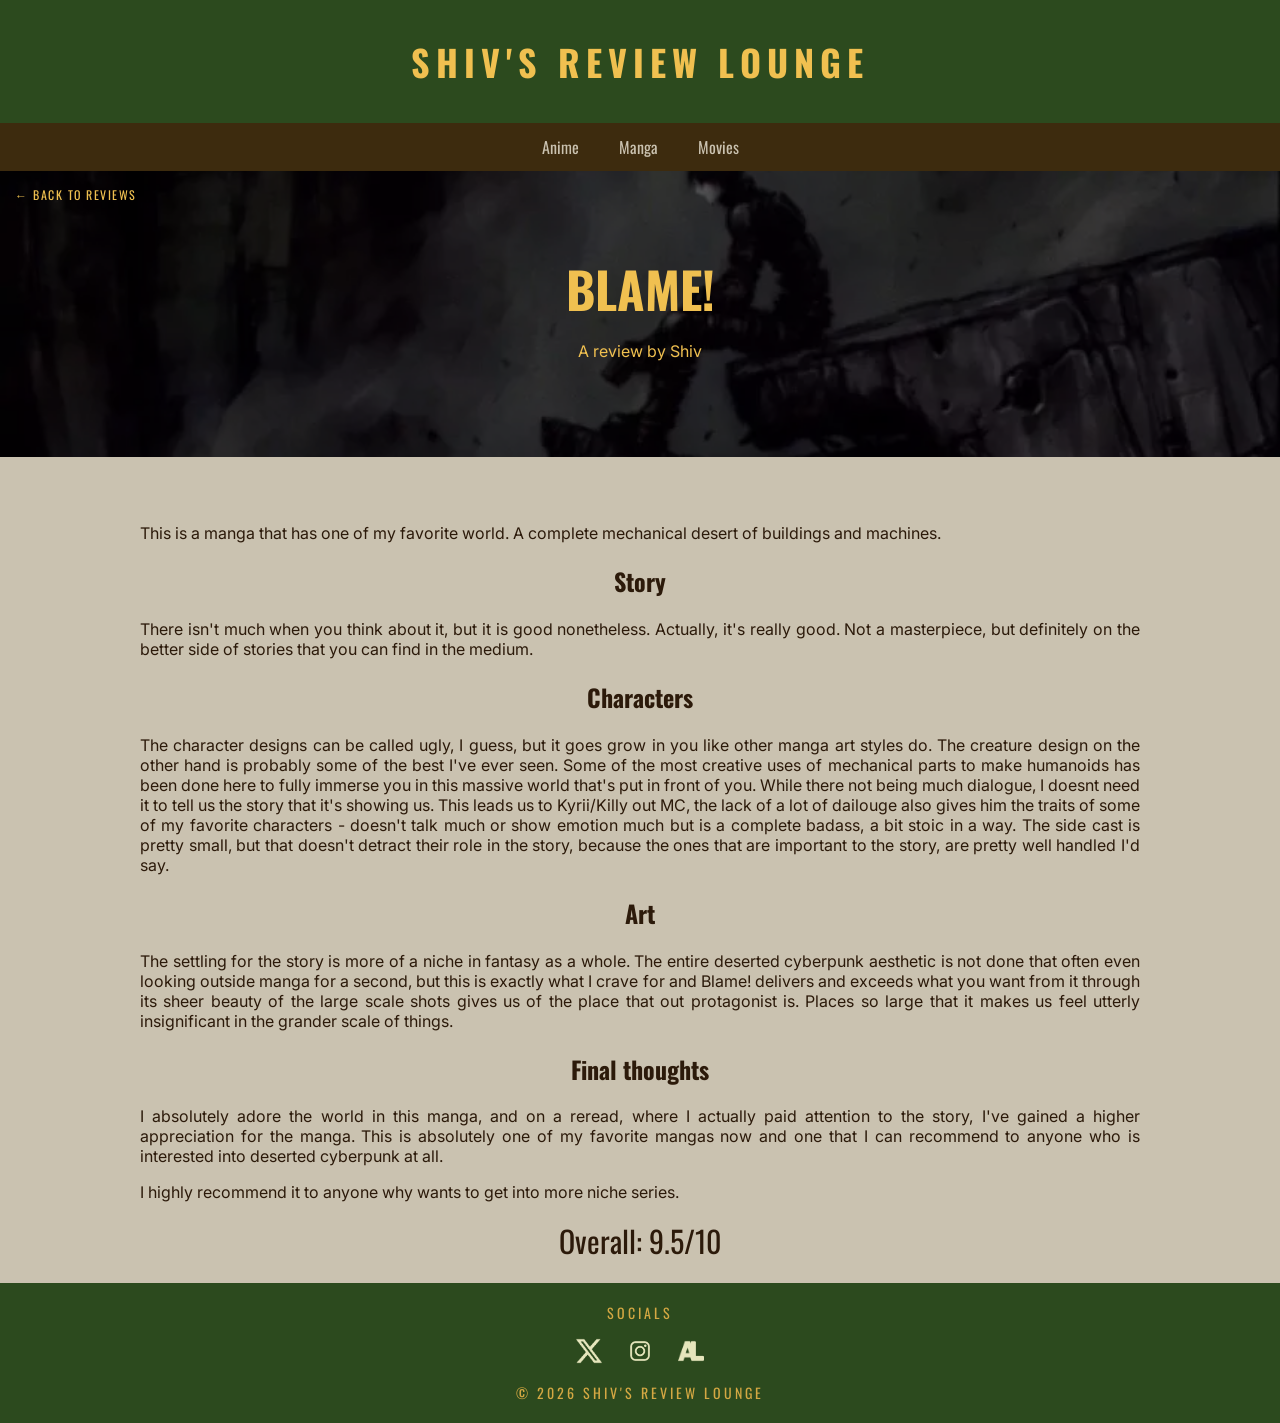
<file: reviews/manga/blame!.html>
<!DOCTYPE html>
<html lang="en">

<head>
    <meta charset="UTF-8">
    <meta name="viewport" content="width=device-width, initial-scale=1.0">
    <title>BLAME! - Shiv's Review Lounge</title>
    <link rel="stylesheet" href="../../css/style_1.css">
     <link href="https://fonts.googleapis.com/css2?family=Roboto&display=swap" rel="stylesheet">
    <link href="https://fonts.googleapis.com/css2?family=Oswald&display=swap" rel="stylesheet">
    <link href="https://fonts.googleapis.com/css2?family=Inter&display=swap" rel="stylesheet">
    <link href="https://fonts.googleapis.com/css2?family=EB+Garamond&display=swap" rel="stylesheet">
    <link href="https://fonts.googleapis.com/css2?family=Merriweather&display=swap" rel="stylesheet">
    <link rel="apple-touch-icon" sizes="180x180" href="../../images/apple-touch-icon.png">
    <link rel="icon" type="image/png" sizes="32x32" href="../../images/favicon-32x32.png">
    <link rel="icon" type="image/png" sizes="16x16" href="../../images/favicon-16x16.png">
    <link rel="manifest" href="images/site.webmanifest">

</head>

<body>
     <header>
        <h1><a href="../../index.html">SHIV'S REVIEW LOUNGE</a></h1>
    </header>
    
    <nav>
        <ul>
            <li><a href="../../reviews/anime/">Anime</a></li>
            <li><a href="../../reviews/manga/">Manga</a></li>
            <li><a href="../../reviews/movies/">Movies</a></li>
        </ul>
    </nav>

    <div class="review-hero" style="background-image: url('../../images/blame!.webp');">
        <a class="back-button" href="index.html">&larr; Back to reviews</a>
        <div class="review-hero-overlay">
            <h1>BLAME!</h1>
            <p>A review by Shiv</p>
        </div>
    </div>

    <main class="review-page">

    <p>This is a manga that has one of my favorite world. A complete mechanical desert of buildings and machines. </p>
    <h2>Story</h2>
    <p>There isn't much when you think about it, but it is good nonetheless. Actually, it's really good. Not a masterpiece, but definitely on the better side of stories that you can find in the medium.</p>
    <h2>Characters</h2>
    <p>The character designs can be called ugly, I guess, but it goes grow in you like other manga art styles do. The creature design on the other hand is probably some of the best I've ever seen. Some of the most creative uses of mechanical parts to make humanoids has been done here to fully immerse you in this massive world that's put in front of you. While there not being much dialogue, I doesnt need it to tell us the story that it's showing us. This leads us to Kyrii/Killy out MC, the lack of a lot of dailouge also gives him the traits of some of my favorite characters - doesn't talk much or show emotion much but is a complete badass, a bit stoic in a way. The side cast is pretty small, but that doesn't detract their role in the story, because the ones that are important to the story, are pretty well handled I'd say.</p>
    <h2>Art</h2>
    <p>The settling for the story is more of a niche in fantasy as a whole. The entire deserted cyberpunk aesthetic is not done that often even looking outside manga for a second, but this is exactly what I crave for and Blame! delivers and exceeds what you want from it through its sheer beauty of the large scale shots gives us of the place that out protagonist is. Places so large that it makes us feel utterly insignificant in the grander scale of things. </p>
    <h2>Final thoughts</h2>
    <p>I absolutely adore the world in this manga, and on a reread, where I actually paid attention to the story, I've gained a higher appreciation for the manga. This is absolutely one of my favorite mangas now and one that I can recommend to anyone who is interested into deserted cyberpunk at all.</p>
    <p> I highly recommend it to anyone why wants to get into more niche series.</p>
    <p class="overall-score">Overall: 9.5/10</p>
    

    </main>

    <footer>
        <p>Socials </p>
            <div class="social-links">
            <ul>
            <li><a href="https://x.com/s___hiv"><img src="../../images/twitter.webp" alt="X (Twitter)" width="30" height="30"></a></li>
            <li><a href="https://www.instagram.com/_s_hiv_/"><img src="../../images/ig_logo.webp" alt="Instagram" width="30" height="30"></a></li>
            <li><a href="https://anilist.co/user/sh1v/"><img src="../../images/anilist_logo_icon.webp" alt="Anilist" width="30" height="30"></a></li>
            </ul>
        <p class="footer-note">&copy; 2026 Shiv's Review Lounge</p>
        </div>
    </footer>

</body>
</file>
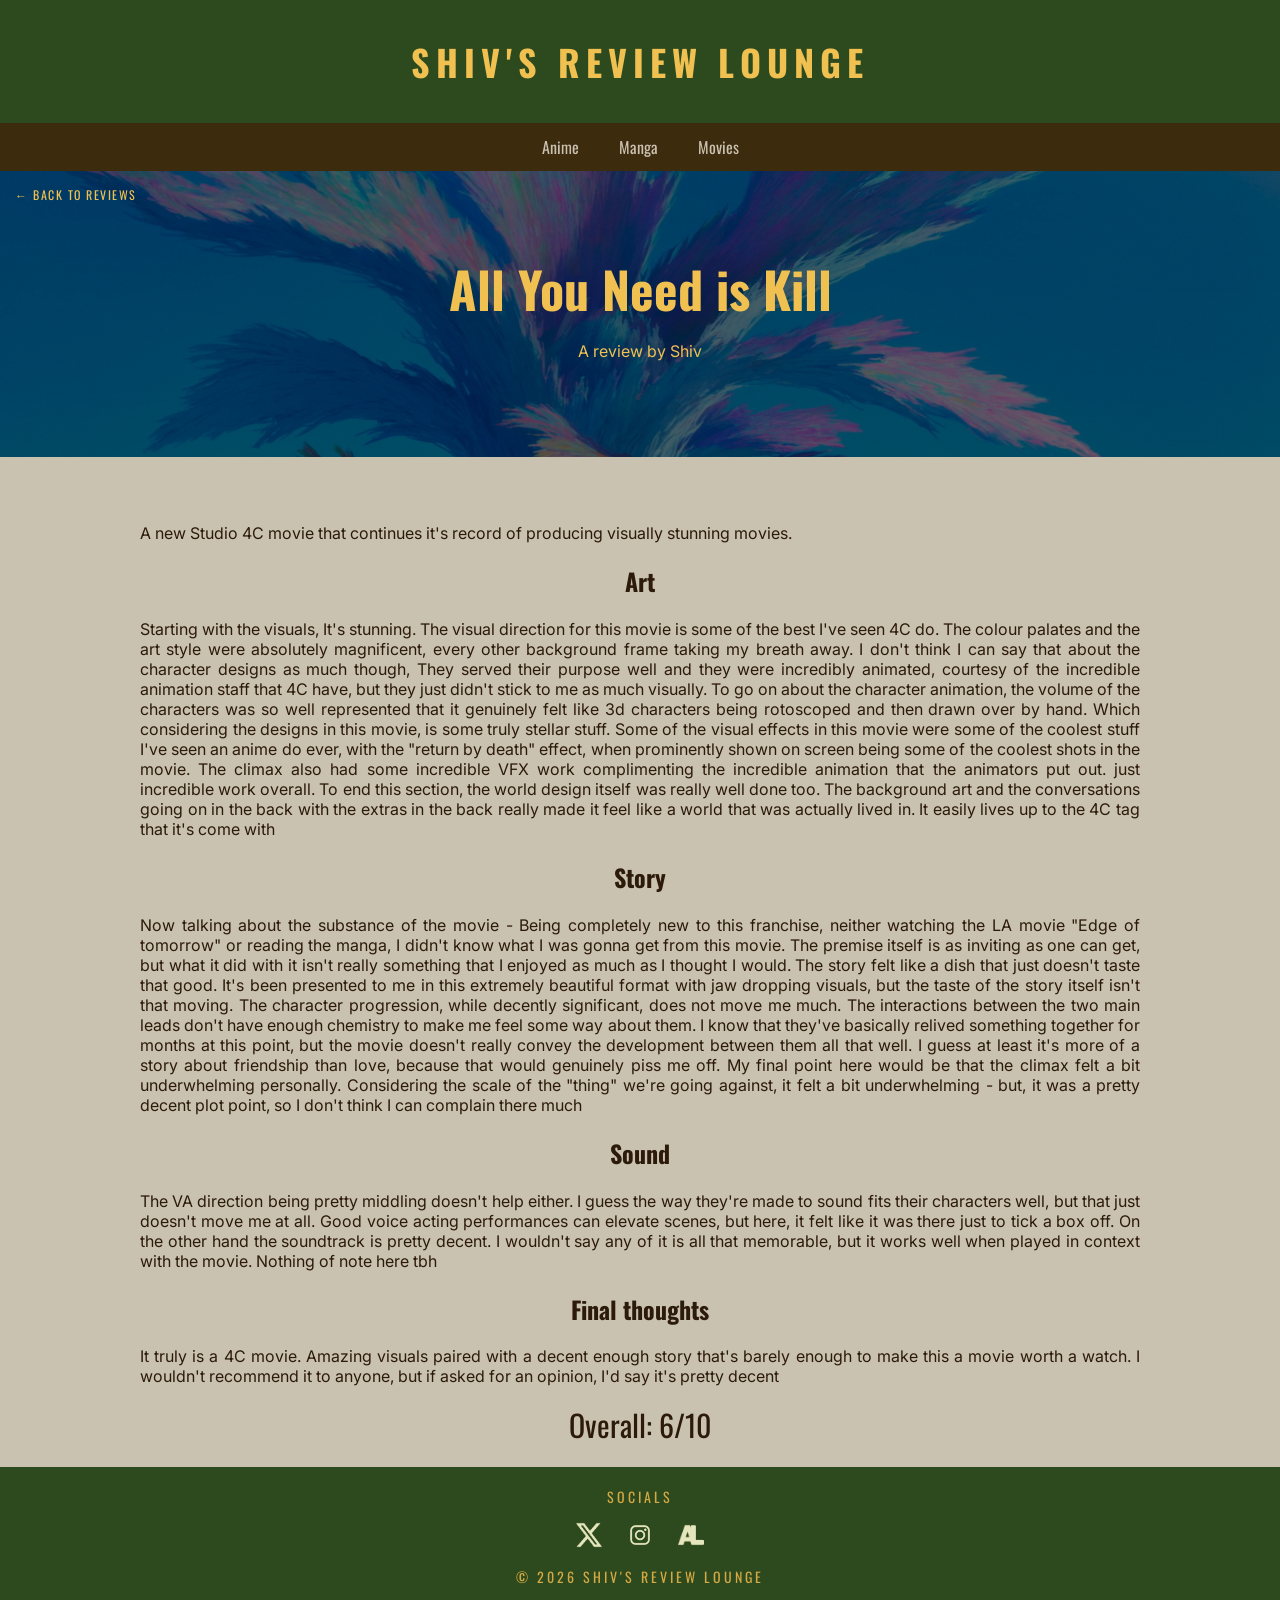
<file: reviews/movies/all-you-need-is-kill.html>
<!DOCTYPE html>
<html lang="en">

<head>
    <meta charset="UTF-8">
    <meta name="viewport" content="width=device-width, initial-scale=1.0">
    <title>All You Need is Kill - Shiv's Review Lounge</title>
    <link rel="stylesheet" href="../../css/style_1.css">
     <link href="https://fonts.googleapis.com/css2?family=Roboto&display=swap" rel="stylesheet">
    <link href="https://fonts.googleapis.com/css2?family=Oswald&display=swap" rel="stylesheet">
    <link href="https://fonts.googleapis.com/css2?family=EB+Garamond&display=swap" rel="stylesheet">
    <link href="https://fonts.googleapis.com/css2?family=Inter&display=swap" rel="stylesheet">
    <link href="https://fonts.googleapis.com/css2?family=Merriweather&display=swap" rel="stylesheet">
    <link rel="apple-touch-icon" sizes="180x180" href="../../images/apple-touch-icon.png">
    <link rel="icon" type="image/png" sizes="32x32" href="../../images/favicon-32x32.png">
    <link rel="icon" type="image/png" sizes="16x16" href="../../images/favicon-16x16.png">
    <link rel="manifest" href="images/site.webmanifest">
</head>

<body>
     <header>
        <h1><a href="../../index.html">SHIV'S REVIEW LOUNGE</a></h1>
    </header>
    
    <nav>
        <ul>
            <li><a href="../../reviews/anime/">Anime</a></li>
            <li><a href="../../reviews/manga/">Manga</a></li>
            <li><a href="../../reviews/movies/">Movies</a></li>
        </ul>
    </nav>

    <div class="review-hero" style="background-image: url('../../images/All\ you\ need\ is\ kill.png');">
        <a class="back-button" href="index.html">&larr; Back to reviews</a>
        <div class="review-hero-overlay">
            <h1>All You Need is Kill</h1>
            <p>A review by Shiv</p>
        </div>
    </div>

    <main class="review-page">

    <p>A new Studio 4C movie that continues it's record of producing visually stunning movies.</p>
    <h2>Art</h2>
    <p>Starting with the visuals, It's stunning. The visual direction for this movie is some of the best I've seen 4C do. The colour palates and the art style were absolutely magnificent, every other background frame taking my breath away. I don't think I can say that about the character designs as much though, They served their purpose well and they were incredibly animated, courtesy of the incredible animation staff that 4C have, but they just didn't stick to me as much visually. To go on about the character animation, the volume of the characters was so well represented that it genuinely felt like 3d characters being rotoscoped and then drawn over by hand. Which considering the designs in this movie, is some truly stellar stuff. Some of the visual effects in this movie were some of the coolest stuff I've seen an anime do ever, with the "return by death" effect, when prominently shown on screen being some of the coolest shots in the movie. The climax also had some incredible VFX work complimenting the incredible animation that the animators put out. just incredible work overall. To end this section, the world design itself was really well done too. The background art and the conversations going on in the back with the extras in the back really made it feel like a world that was actually lived in. It easily lives up to the 4C tag that it's come with</p>
    <h2>Story</h2>
    <p>Now talking about the substance of the movie - Being completely new to this franchise, neither watching the LA movie "Edge of tomorrow" or reading the manga, I didn't know what I was gonna get from this movie. The premise itself is as inviting as one can get, but what it did with it isn't really something that I enjoyed as much as I thought I would. The story felt like a dish that just doesn't taste that good. It's been presented to me in this extremely beautiful format with jaw dropping visuals, but the taste of the story itself isn't that moving. The character progression, while decently significant, does not move me much. The interactions between the two main leads don't have enough chemistry to make me feel some way about them. I know that they've basically relived something together for months at this point, but the movie doesn't really convey the development between them all that well. I guess at least it's more of a story about friendship than love, because that would genuinely piss me off. My final point here would be that the climax felt a bit underwhelming personally. Considering the scale of the "thing" we're going against, it felt a bit underwhelming - but, it was a pretty decent plot point, so I don't think I can complain there much</p>
    <h2>Sound</h2>
    <p>The VA direction being pretty middling doesn't help either. I guess the way they're made to sound fits their characters well, but that just doesn't move me at all. Good voice acting performances can elevate scenes, but here, it felt like it was there just to tick a box off. On the other hand the soundtrack is pretty decent. I wouldn't say any of it is all that memorable, but it works well when played in context with the movie. Nothing of note here tbh</p>    
    <h2>Final thoughts</h2>
    <p>It truly is a 4C movie. Amazing visuals paired with a decent enough story that's barely enough to make this a movie worth a watch. I wouldn't recommend it to anyone, but if asked for an opinion, I'd say it's pretty decent</p>
    <p class="overall-score">Overall: 6/10</p>
    

    </main>

    <footer>
        <p>Socials </p>
            <div class="social-links">
            <ul>
            <li><a href="https://x.com/s___hiv"><img src="../../images/twitter.webp" alt="X (Twitter)" width="30" height="30"></a></li>
            <li><a href="https://www.instagram.com/_s_hiv_/"><img src="../../images/ig_logo.webp" alt="Instagram" width="30" height="30"></a></li>
            <li><a href="https://anilist.co/user/sh1v/"><img src="../../images/anilist_logo_icon.webp" alt="Anilist" width="30" height="30"></a></li>
            </ul>
        <p class="footer-note">&copy; 2026 Shiv's Review Lounge</p>
        </div>
    </footer>


</body>
</file>
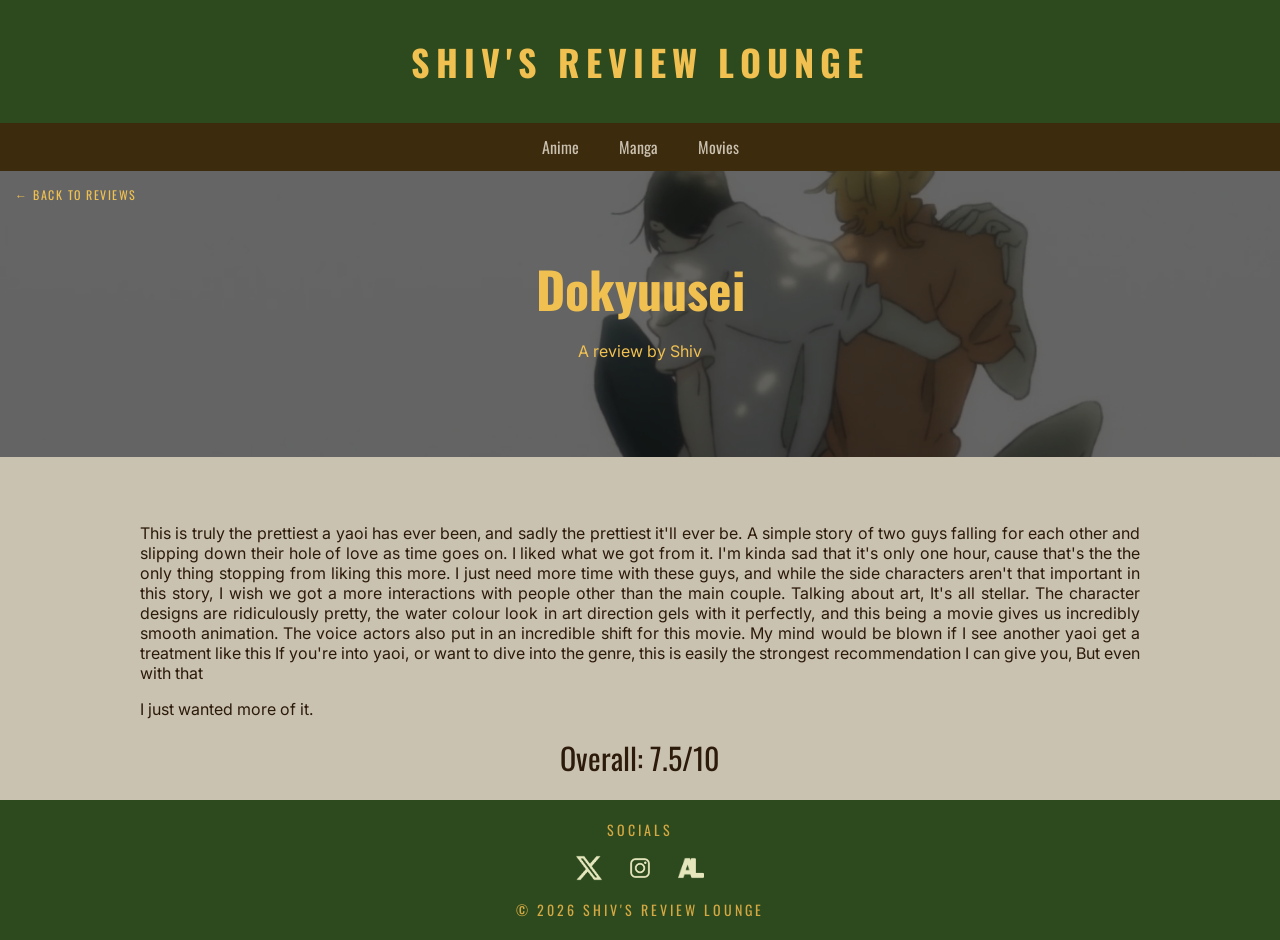
<file: reviews/movies/Dokyuusei.html>
<!DOCTYPE html>
<html lang="en">

<head>
    <meta charset="UTF-8">
    <meta name="viewport" content="width=device-width, initial-scale=1.0">
    <title> Dokyuusei - Shiv's Review Corner</title>
    <link rel="stylesheet" href="../../css/style_1.css">
    <link href="https://fonts.googleapis.com/css2?family=Roboto&display=swap" rel="stylesheet">
    <link href="https://fonts.googleapis.com/css2?family=Oswald&display=swap" rel="stylesheet">
    <link href="https://fonts.googleapis.com/css2?family=EB+Garamond&display=swap" rel="stylesheet">
    <link href="https://fonts.googleapis.com/css2?family=Merriweather&display=swap" rel="stylesheet">
    <link href="https://fonts.googleapis.com/css2?family=Inter&display=swap" rel="stylesheet">
    <link rel="apple-touch-icon" sizes="180x180" href="../../images/apple-touch-icon.png">
    <link rel="icon" type="image/png" sizes="32x32" href="../../images/favicon-32x32.png">
    <link rel="icon" type="image/png" sizes="16x16" href="../../images/favicon-16x16.png">
    <link rel="manifest" href="images/site.webmanifest">

</head>

<body>
     <header>
        <h1><a href="../../index.html">SHIV'S REVIEW LOUNGE</a></h1>
    </header>

    <nav>
        <ul>
            <li><a href="../../reviews/anime/">Anime</a></li>
            <li><a href="../../reviews/manga/">Manga</a></li>
            <li><a href="../../reviews/movies/">Movies</a></li>
        </ul>
    </nav>

    <div class="review-hero" style="background-image: url('../../images/Dokyuusei.png');">
        <a class="back-button" href="index.html">&larr; Back to reviews</a>
        <div class="review-hero-overlay">
            <h1>Dokyuusei</h1>
            <p>A review by Shiv</p>
        </div>
    </div>


    <main class="review-page">
    
    <p>This is truly the prettiest a yaoi has ever been, and sadly the prettiest it'll ever be. A simple story of two guys falling for each other and slipping down their hole of love as time goes on. I liked what we got from it. I'm kinda sad that it's only one hour, cause that's the the only thing stopping from liking this more. I just need more time with these guys, and while the side characters aren't that important in this story, I wish we got a more interactions with people other than the main couple. Talking about art, It's all stellar. The character designs are ridiculously pretty, the water colour look in art direction gels with it perfectly, and this being a movie gives us incredibly smooth animation. The voice actors also put in an incredible shift for this movie. My mind would be blown if I see another yaoi get a treatment like this If you're into yaoi, or want to dive into the genre, this is easily the strongest recommendation I can give you, But even with that </p>

    <p> I just wanted more of it.</p>
    <p class="overall-score">Overall: 7.5/10</p>
    
    </main>
   
   
    <footer>
        <p>Socials </p>
            <div class="social-links">
            <ul>
            <li><a href="https://x.com/s___hiv"><img src="../../images/twitter.webp" alt="X (Twitter)" width="30" height="30"></a></li>
            <li><a href="https://www.instagram.com/_s_hiv_/"><img src="../../images/ig_logo.webp" alt="Instagram" width="30" height="30"></a></li>
            <li><a href="https://anilist.co/user/sh1v/"><img src="../../images/anilist_logo_icon.webp" alt="Anilist" width="30" height="30"></a></li>
            </ul>
        <p class="footer-note">&copy; 2026 Shiv's Review Lounge</p>
        </div>
    </footer>

</body>
</file>
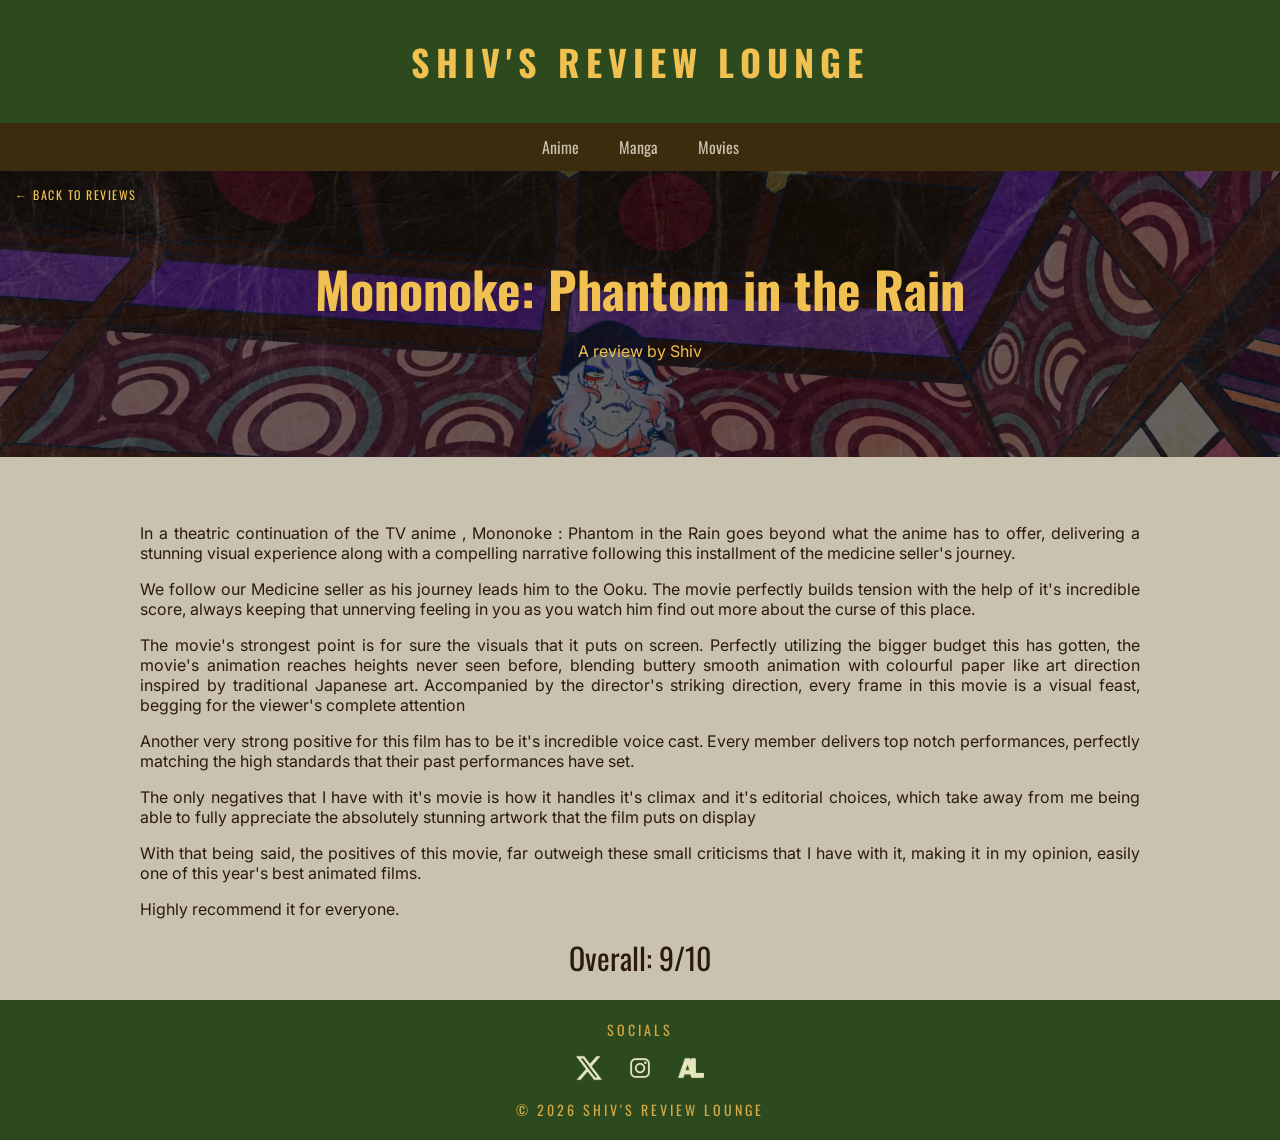
<file: reviews/movies/mononoke-phantom-in-the-rain.html>
<!DOCTYPE html>
<html lang="en">

<head>
    <meta charset="UTF-8">
    <meta name="viewport" content="width=device-width, initial-scale=1.0">
    <title> Mononoke: Phantom in the Rain - Shiv's Review Corner</title>
    <link rel="stylesheet" href="../../css/style_1.css">
    <link href="https://fonts.googleapis.com/css2?family=Roboto&display=swap" rel="stylesheet">
    <link href="https://fonts.googleapis.com/css2?family=Oswald&display=swap" rel="stylesheet">
    <link href="https://fonts.googleapis.com/css2?family=EB+Garamond&display=swap" rel="stylesheet">
    <link href="https://fonts.googleapis.com/css2?family=Merriweather&display=swap" rel="stylesheet">
    <link href="https://fonts.googleapis.com/css2?family=Inter&display=swap" rel="stylesheet">
    <link rel="apple-touch-icon" sizes="180x180" href="../../images/apple-touch-icon.png">
    <link rel="icon" type="image/png" sizes="32x32" href="../../images/favicon-32x32.png">
    <link rel="icon" type="image/png" sizes="16x16" href="../../images/favicon-16x16.png">
    <link rel="manifest" href="images/site.webmanifest">

</head>

<body>
     <header>
        <h1><a href="../../index.html">SHIV'S REVIEW LOUNGE</a></h1>
    </header>

    <nav>
        <ul>
            <li><a href="../../reviews/anime/">Anime</a></li>
            <li><a href="../../reviews/manga/">Manga</a></li>
            <li><a href="../../reviews/movies/">Movies</a></li>
        </ul>
    </nav>

    <div class="review-hero" style="background-image: url('../../images/mononoke1.png');">
        <a class="back-button" href="index.html">&larr; Back to reviews</a>
        <div class="review-hero-overlay">
            <h1>Mononoke: Phantom in the Rain</h1>
            <p>A review by Shiv</p>
        </div>
    </div>


    <main class="review-page">
    
    <p>In a theatric continuation of the TV anime , Mononoke : Phantom in the Rain goes beyond what the anime has to offer, delivering a stunning visual experience along with a  compelling narrative following this installment of the medicine seller's journey. </p>
    <p>We follow our Medicine seller as his journey leads him to the Ooku. The movie perfectly builds tension with the help of it's incredible score, always keeping that unnerving feeling in you as you watch him find out more about the curse of this place.</p>
    <p>The movie's strongest point is for sure the visuals that it puts on screen. Perfectly utilizing the bigger budget this has gotten, the movie's animation reaches heights never seen before, blending buttery smooth animation with colourful paper like art direction inspired by traditional Japanese art. Accompanied by the director's striking direction, every frame in this movie is a visual feast, begging for the viewer's complete attention </p>
    <p>Another very strong positive for this film has to be it's incredible voice cast. Every member delivers top notch performances, perfectly matching the high standards that their past performances have set. </p>
    <p>The only negatives that I have with it's movie is how it handles it's climax and it's editorial choices, which take away from me being able to fully appreciate the absolutely stunning artwork that the film puts on display</p>
    <p>With that being said, the positives of this movie, far outweigh these small criticisms that I have with it, making it in my opinion, easily one of this year's best animated films. </p>
    <p> Highly recommend it for everyone.</p>
    <p class="overall-score">Overall: 9/10</p>
    
    </main>
   
   
    <footer>
        <p>Socials </p>
            <div class="social-links">
            <ul>
            <li><a href="https://x.com/s___hiv"><img src="../../images/twitter.webp" alt="X (Twitter)" width="30" height="30"></a></li>
            <li><a href="https://www.instagram.com/_s_hiv_/"><img src="../../images/ig_logo.webp" alt="Instagram" width="30" height="30"></a></li>
            <li><a href="https://anilist.co/user/sh1v/"><img src="../../images/anilist_logo_icon.webp" alt="Anilist" width="30" height="30"></a></li>
            </ul>
        <p class="footer-note">&copy; 2026 Shiv's Review Lounge</p>
        </div>
    </footer>
</body>
</file>
<file: css/style_1.css>
:root {
    --bg-color: #cac2b0;
    --text-color: #2c1a0a;
    --accent-ochre: #f0c050;
    --accent-green: #2c4a1e;
    --text-secondary: #6b4226;
    --card-bg: #e0d4b8;
    --heading-bg: #2c4a1e;
    --nav-bg: #3d2b0e;
    --accent-rust: #8b3a1a ;
    --accent-sand: #c4a882;
    --accent-moss: #4a6741;
    --accent-gold: #d4a843;
    --accent-dark-brown: #1a0d05;
    --accent-warm-white: #faf4e8;
    --socials-footer-color: #e5e5bc;
    --table-body-color: #FFFFFF40; 
    --table-body-border: #2c1a0a26;
}

body {
    background-color: var(--bg-color);
    color: var(--text-color);
    font-family: "Inter", serif;
    margin: 0;
    padding: 0;
    min-height: 100vh;
    display: flex;
    flex-direction: column;
}

main {
    flex: 1;
}

header {
    background-color: var(--heading-bg);
    padding: 1px;
    display: flex;
    justify-content: center;
    gap: 20px;
    align-items: center;
    font-size: 18px;
}

header h1 a {
    color: var(--accent-ochre);
    padding: 10px;
    margin: 0;
    font-family: "Oswald", serif;
    text-decoration: none;
    letter-spacing: 6px;
    display: inline-block;
    transition: transform 0.1s cubic-bezier(0.25, 0.8, 0.25, 1), text-shadow 0.1s cubic-bezier(0.25, 0.8, 0.25, 1);
    transform-origin: center;
}   


header h1 a:hover {
    transform: scale(1.005);
    text-shadow: 0 10px 24px rgba(44, 26, 10, 0.55);
}


nav{
    background-color: var(--nav-bg) ;
}

nav ul {
    display: flex;
    list-style: none;
    gap: 20px;
    overflow: hidden;
    margin: 0;
    padding: 0;   
    justify-content: center;
    font-family: "Oswald", serif;
}

nav ul li a {
  display: block;
  color: var(--bg-color);
  text-align: center;
  padding: 12px 10px;
  text-decoration: none;
  transition: transform 0.1s cubic-bezier(0.25, 0.8, 0.25, 1), box-shadow 0.4s cubic-bezier(0.25, 0.8, 0.25, 1);

}

nav ul li a:hover {
    transform: translateY(-2px);
    box-shadow: 0 10px 24px rgba(44, 26, 10, 0.5);
}

.review-card {
    background-color: var(--table-body-color);
    max-width: 850px;
    padding: 10px;
    margin : auto ;
    margin-bottom: 40px;
    box-shadow: -4px 4px 7px #6e5f49;
    transition: transform 0.5s cubic-bezier(0.25, 0.8, 0.25, 1), box-shadow 0.4s cubic-bezier(0.25, 0.8, 0.25, 1);
}

.review-card:hover {
    transform: translateY(-3px);
    box-shadow: 0 10px 24px rgba(44, 26, 10, 0.25);
}

.review-header {
    display: flex;
    justify-content: center;
    gap: 30px;
    padding: 5px;
}

.score {
    font-family: "Oswald", sans-serif;
    font-size: 20px;
    color: var(--text-color);
    padding: 5px;
}

.review-header h2 {
    margin: 0;
    display: inline;
    font-family: "Oswald", sans-serif;
}


.review-info p {
    padding: 0 50px 5px 50px;
    font-family: "Inter", serif;
}

main > h2 {

    text-align: center;
    font-family: "oswald", sans-serif;
}

.review-card img {
    width: 100%;
    
}

section h2 {
    text-decoration: none;
}

section h2 a {
    color: var(--text-color);
    text-decoration: none; 
}

section h2 a:hover {
    color: var(--text-secondary);
}

section p {
    text-align: center;
    font-family:"EB Garamond";
    font-size: 18px;
}

footer {
    background-color: var(--heading-bg);
    color: var(--socials-footer-color);
    padding: 5px;
    text-align: center;
    font-size: 18px;
    
}

footer ul {
    display: flex;
    list-style: none;
    margin: 0;
    justify-content: center;
    gap: 25px;
    padding: 0;
}

footer p {
    font-family: "Oswald", sans-serif;
    font-size: 14px;
    letter-spacing: 3px;
    text-transform: uppercase;
    color: var(--accent-gold);
    margin-bottom: 15px;
}

footer ul img {
    filter: invert(1) sepia(1) saturate(3) brightness(0.9);
    width: 26px;
    height: 26px;
}

footer ul:hover img {
    transform: scale(1.05);
}

.review-page {
    max-width: 1000px;
    margin: auto;
    padding: 20px;
}


.review-hero-overlay h1 {
    text-align: center;
    font-family: "Oswald", sans-serif;
    font-size: 50px;
    margin-top: 0;
    margin-bottom: 10px;
}

.review-page h2 {
    font-family: "Oswald", sans-serif;
    text-align: center;
}

.review-hero {
    background-size: cover;
    background-position: center;
    margin-bottom: 30px;
    
}

.review-hero-overlay {
    background-color: rgba(0, 0, 0, 0.6);
    padding: 80px 40px;
    text-align: center;
    color: var(--accent-ochre);
}

.review-page p {
    text-align: justify;
}


p.overall-score {
    text-align: center ;
    font-family: "Oswald", sans-serif;
    font-size: 30px;
    margin: 0;
}

table, th, td {
    border: 1px solid;
    vertical-align: middle;
}



td:first-child a {
    color: var(--text-color);
    text-decoration: none;
}

th, td {
    border: none;
    border-bottom: 1px var(--table-body-border);
    padding: 12px 16px;
    background-color: var(--table-body-color);
}

th {
  background-color: var(--nav-bg);
  color: var(--accent-ochre);
  font-family: "Oswald", sans-serif;
  font-weight: 400;
  letter-spacing: 1.5px;
  text-transform: uppercase;
  font-size: 14px;
}


tbody tr:last-child td {
  border-bottom: none;
}

tr:hover {
  background-color: var(--accent-sand);
}

td {
  font-size: 15px;
}

table {
    border-collapse: collapse;
    max-width: 850px;
    width: 80%;
    margin: auto;
    margin-top: 30px;
    border-color: var(--nav-bg);
    overflow: hidden;
    box-shadow: 0 2px 8px var(--table-body-border);
    border-radius: 5px;
    text-align: center
}

tr:hover {
    background-color: var(--card-bg);
}

.index-page h1 {
    text-align: center;
    font-family: "Oswald", sans-serif;
}


@media (max-width: 600px) and (orientation: portrait) {
  .hide-mobile {
    display: none;
  }
}

.review-hero {
    position: relative;
}

.back-button {
    position: absolute;
    top: 15px;
    left: 15px;
    z-index: 2;
    display: inline-block;
    color: var(--accent-ochre);
    text-decoration: none;
    font-family: "Oswald", sans-serif;
    font-size: 12px;
    letter-spacing: 1.5px;
    text-transform: uppercase;
}

.back-button:hover {
    color: var(--accent-ochre);
    text-shadow: 0 0 8px var(--accent-ochre);
}
</file>
<file: Review Site/css/style_1.css>
:root {
    --bg-color: #cac2b0;
    --text-color: #2c1a0a;
    --accent-ochre: #f0c050;
    --accent-green: #2c4a1e;
    --text-secondary: #6b4226;
    --card-bg: #e0d4b8;
    --heading-bg: #2c4a1e;
    --nav-bg: #3d2b0e;
    --accent-rust: #8b3a1a ;
    --accent-sand: #c4a882;
    --accent-moss: #4a6741;
    --accent-gold: #d4a843;
    --accent-dark-brown: #1a0d05;
    --accent-warm-white: #faf4e8;
    --socials-footer-color: #e5e5bc;
}

body {
    background-color: var(--bg-color);
    color: var(--text-color);
    font-family: Georgia, 'Times New Roman', Times, serif;
    margin: 0;
    padding: 0;
    min-height: 100vh;
    display: flex;
    flex-direction: column;
}

main {
    flex: 1;
}

header {
    background-color: var(--heading-bg);
    padding: 10px;
    display: flex;
    justify-content: center;
    gap: 20px;
    align-items: center;
    font-size: 18px;
}

header h1 {
    color: var(--accent-ochre);
    padding: 10px;
    margin: 0;
    font-family: "Book Antiqua", serif;
}   

header ul {
    display: flex;
    list-style: none;
    gap: 20px;
    padding: 15px;
    margin: 0;
}

header ul img {
    filter: invert(1) sepia(1) saturate(3) brightness(0.9);
}

nav{
    background-color: var(--nav-bg) ;
}

nav ul {
    display: flex;
    list-style: none;
    gap: 20px;
    overflow: hidden;
    margin: 0;
    padding: 0;   
    justify-content: center;
}

nav ul li a {
  display: block;
  color: var(--bg-color);
  text-align: center;
  padding: 12px 10px;
  text-decoration: none;
  
}

nav ul li a:hover {
    background-color: var(--text-secondary);
    color: var(--accent-sand);
}

.review-card {
    background-color: var(--card-bg);
    max-width: 1000px;
    padding: 10px;
    margin : auto ;
    margin-bottom: 40px;
    box-shadow: -4px 4px 7px #6e5f49;
}

.review-header {
    display: flex;
    justify-content: center;
    gap: 25px;
    align-items: center;
    padding: 5px;
}

.score {
    font-family:  "Merriweather";
    font-size: 20px;
}

.review-header h2 {
    margin: 0;
    display: inline;
    font-family: "merriweather", sans-serif;
}

.review-info p {
    padding: 0 50px 5px 50px;
}

main > h2 {

    text-align: center;
    font-family: "oswald", sans-serif;
}

.review-card img {
    width: 100%;
}

section h2 {
    text-decoration: none;
}

section h2 a {
    color: var(--text-color);
    text-decoration: none; 
}

section h2 a:hover {
    color: var(--text-secondary);
}

section p {
    text-align: center;
    font-family:"EB Garamond";
    font-size: 18px;
}

footer {
    background-color: var(--heading-bg);
    color: var(--socials-footer-color);
    padding: 5px;
    text-align: center;
    font-size: 18px;
}


.review-page {
    max-width: 1000px;
    margin: auto;
    padding: 20px;
}


.review-hero-overlay h1 {
    text-align: center;
    font-family: "Oswald", sans-serif;
    font-size: 50px;
    margin-top: 0;
    margin-bottom: 10px;
}

.review-page h2 {
    font-family: "Oswald", sans-serif;
    text-align: center;
}

.review-hero {
    background-size: cover;
    background-position: center;
    margin-bottom: 30px;
    
}

.review-hero-overlay {
    background-color: rgba(0, 0, 0, 0.6);
    padding: 80px 40px;
    text-align: center;
    color: var(--accent-ochre);
}

.review-page p {
    text-align: justify;
}


p.overall-score {
    text-align: center ;
    font-family: "Oswald", sans-serif;
    font-size: 30px;
    margin: 0;
}

table, th, td {
    border: 1px solid;
    vertical-align: middle;
}



td:first-child a {
    color: var(--text-color);
    text-decoration: none;
}

td {
    text-align: center;
    padding: 5px;
    font-family: "Merriweather", sans-serif;
    font-size: 16px;
}

th {
    background-color: var(--accent-sand);
    text-align: center;
    padding: 5px;
}


table {
  border-collapse: collapse;
  width: 80%;
  margin: auto;
  margin-top: 30px;
  border-color: var(--nav-bg);
}

tr:hover {
    background-color: var(--card-bg);
}

.index-page h1 {
    text-align: center;
    font-family: "Oswald", sans-serif;
}
</file>
